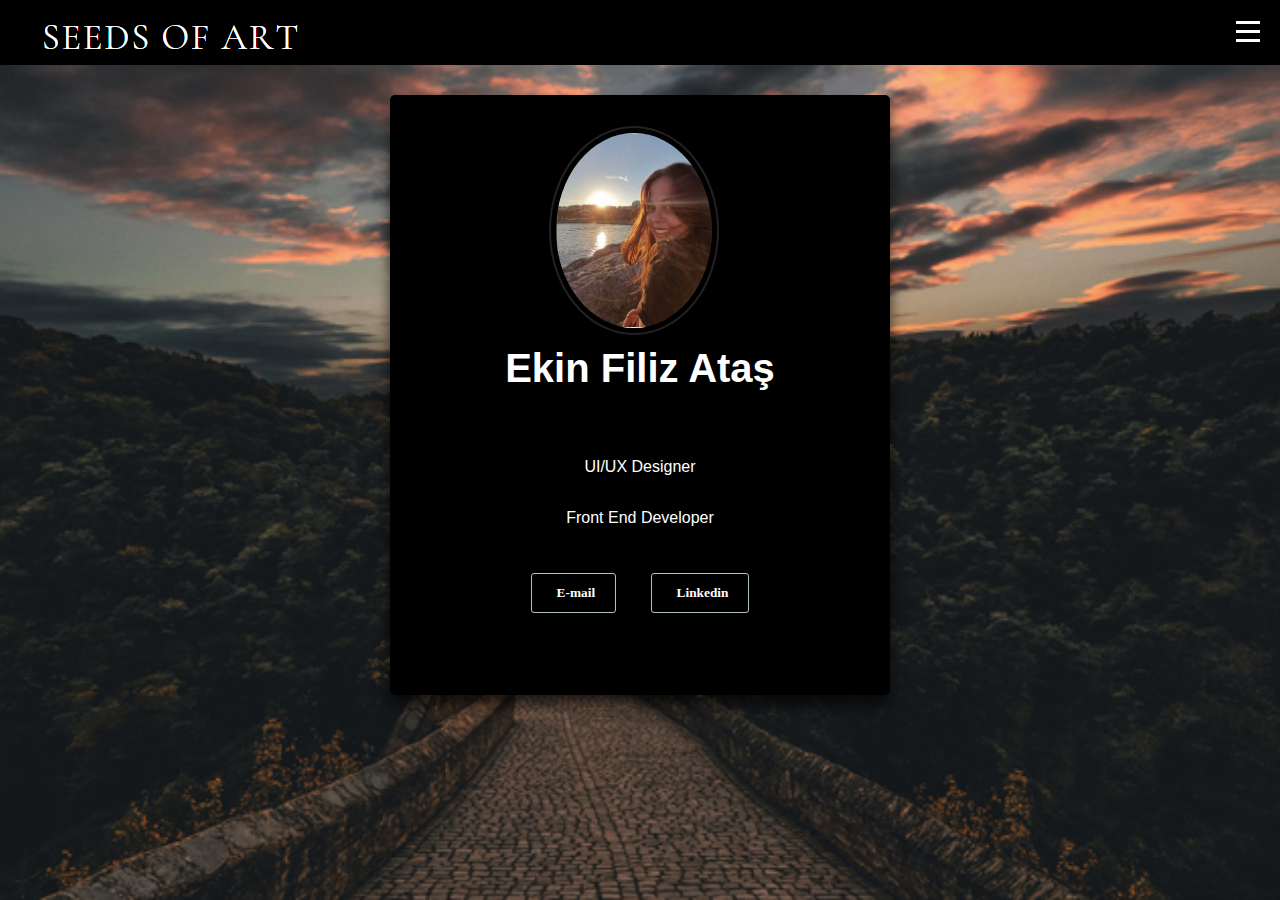
<file: SOA PROJECT/aboutArtist.html>
<!DOCTYPE html>
<html lang="en">

<head>
    <title href="index.html">About Artist</title>
    <link rel="stylesheet" href="css/aboutArtist.css" />
</head>

<body>


    <div class="header-holder">
        <header class="header">

            <div class="search-mobile" style="display: block;">
                <a rel="nofollow">
                    <i class="icon_search"></i>
                </a>
            </div>

            <nav class="header-nav">
                <div class="header-nav__inner">
                    <ul class="header-menu-list">
                        <li class="header-menu-item">
                            <a href="index.html">HOME</a>
                        </li>
                        <li class="header-menu-item">
                            <a href="products.html">PRODUCTS</a>
                        </li>
                        <li class="header-menu-item">
                            <a href="aboutSoa.html">ABOUT SOA</a>
                        </li>
                        <li class="header-menu-item">
                            <a href="aboutArtist.html">ABOUT ARTIST</a>
                        </li>
                        <li class="header-menu-item">
                            <a href="video.html">VIDEOS</a>
                        </li>
                        <li class="header-menu-item">
                            <a href="clients.html">CLIENTS</a>
                        </li>
                        <li class="header-menu-item">
                            <a href="contact.html">CONTACT</a>
                        </li>
                        <li class="header-menu-item">
                            <a href="https://www.instagram.com/_seeds_of_art_/">SOCIAL</a>
                        </li>
                        <li class="header-menu-item">
                            <a href="login.html">LOGIN</a>
                        </li>
                    </ul>
                </div>
            </nav>

            <a href="index.html" class="logo"><img src="./images/logo.png"></a>

            <a class="device-menu">
                <div class="device-menu__inner">
                    <span></span>
                    <span></span>
                    <span></span>
                </div>
            </a>
        </header>
    </div>

    <main>
        <center>
            <div class="card">
                <div class="cover-photo">
                    <img src="./images/artist.PNG" class="profile">
                </div>
                <h3 class="profile-name">Ekin Filiz Ataş</h3>
                <p class="about">UI/UX Designer <br> Front End Developer</p>
                <a href="mailto:ekinfiliza@hotmail.com"><button class="btn">E-mail</button></a>
                <a href="https://www.linkedin.com/in/ekin-filiz-atas-b38098216/"><button class="btn">Linkedin</button></a>
            </div>
        </center>
    </main>
</body>
<script>
    const openMobileMenuBtn = document.querySelector(".device-menu");
    const headerMenu = document.querySelector(".header-nav");

    openMobileMenuBtn.addEventListener("click", () => {
        if (openMobileMenuBtn.classList.contains("open")) {
            openMobileMenuBtn.classList.remove("open");
            headerMenu.classList.remove("active");
        } else {
            headerMenu.classList.add("active");
            openMobileMenuBtn.classList.add("open");
        }
    })
</script>

</html>
</file>
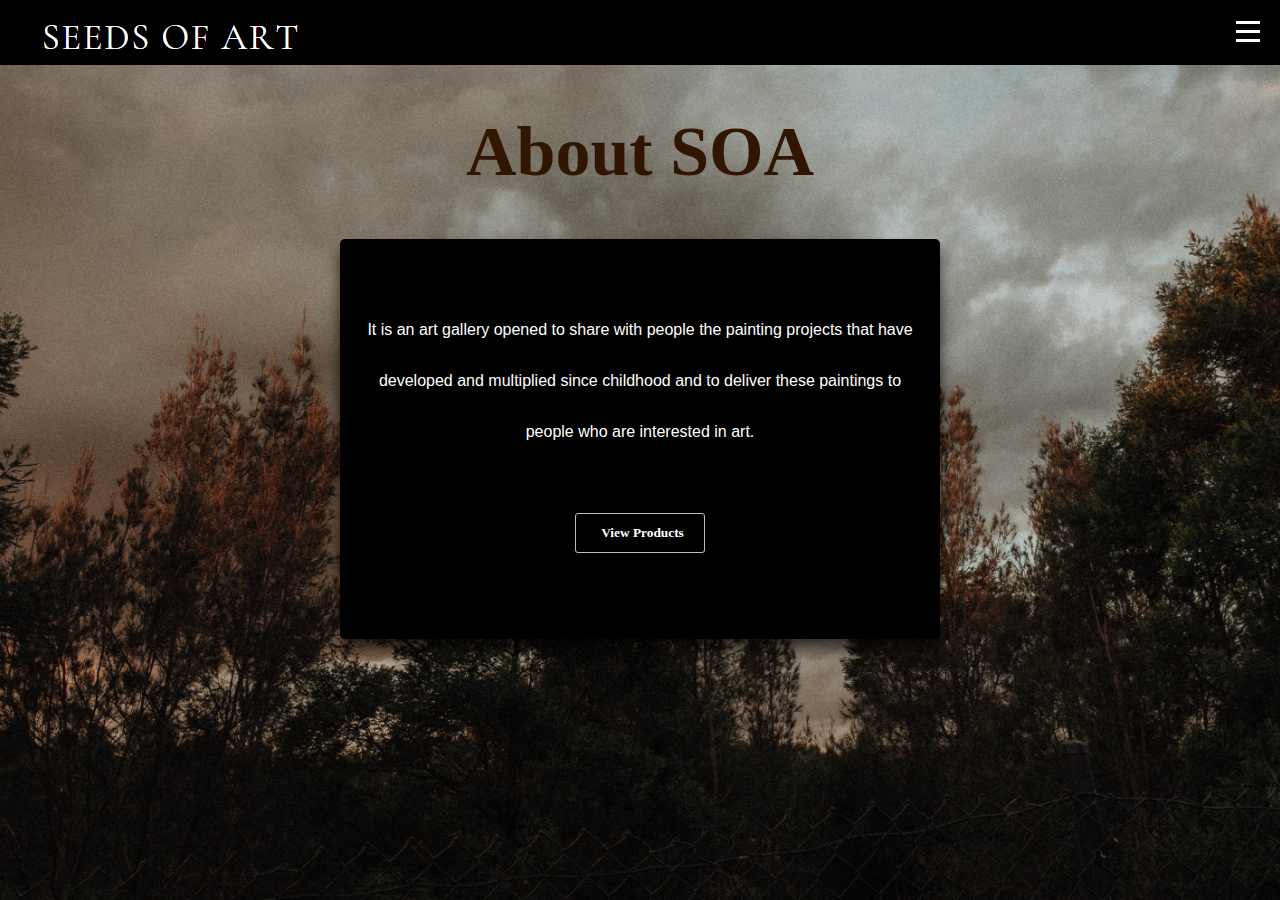
<file: SOA PROJECT/aboutSoa.html>
<!DOCTYPE html>
<html lang="en">

<head>
    <title href="index.html">About SOA</title>
    <link rel="stylesheet" href="css/aboutSoa.css" />
</head>

<body>


    <div class="header-holder">
        <header class="header">

            <div class="search-mobile" style="display: block;">
                <a rel="nofollow">
                    <i class="icon_search"></i>
                </a>
            </div>

            <nav class="header-nav">
                <div class="header-nav__inner">
                    <ul class="header-menu-list">
                        <li class="header-menu-item">
                            <a href="index.html">HOME</a>
                        </li>
                        <li class="header-menu-item">
                            <a href="products.html">PRODUCTS</a>
                        </li>
                        <li class="header-menu-item">
                            <a href="aboutSoa.html">ABOUT SOA</a>
                        </li>
                        <li class="header-menu-item">
                            <a href="aboutArtist.html">ABOUT ARTIST</a>
                        </li>
                        <li class="header-menu-item">
                            <a href="video.html">VIDEOS</a>
                        </li>
                        <li class="header-menu-item">
                            <a href="clients.html">CLIENTS</a>
                        </li>
                        <li class="header-menu-item">
                            <a href="contact.html">CONTACT</a>
                        </li>
                        <li class="header-menu-item">
                            <a href="https://www.instagram.com/_seeds_of_art_/">SOCIAL</a>
                        </li>
                        <li class="header-menu-item">
                            <a href="login.html">LOGIN</a>
                        </li>
                    </ul>
                </div>
            </nav>

            <a href="index.html" class="logo"><img src="./images/logo.png"></a>

            <a class="device-menu">
                <div class="device-menu__inner">
                    <span></span>
                    <span></span>
                    <span></span>
                </div>
            </a>
        </header>
    </div>

    <main>
        <center>
            <div class="about" style="font-family: 'Times New Roman', Times, serif; font-size: 35px; color: #301501;">
                <h1 class="about name">About SOA</h1>
            </div>
            <div class="card">
                <p class="aboutSoa">It is an art gallery opened to share with people the painting projects that have developed and multiplied since childhood and to deliver these paintings to people who are interested in art.</p>
                <a href="products.html"><button class="btn">View Products</button></a>
            </div>
        </center>

    </main>
</body>
<script>
    const openMobileMenuBtn = document.querySelector(".device-menu");
    const headerMenu = document.querySelector(".header-nav");

    openMobileMenuBtn.addEventListener("click", () => {
        if (openMobileMenuBtn.classList.contains("open")) {
            openMobileMenuBtn.classList.remove("open");
            headerMenu.classList.remove("active");
        } else {
            headerMenu.classList.add("active");
            openMobileMenuBtn.classList.add("open");
        }
    })
</script>

</html>
</file>
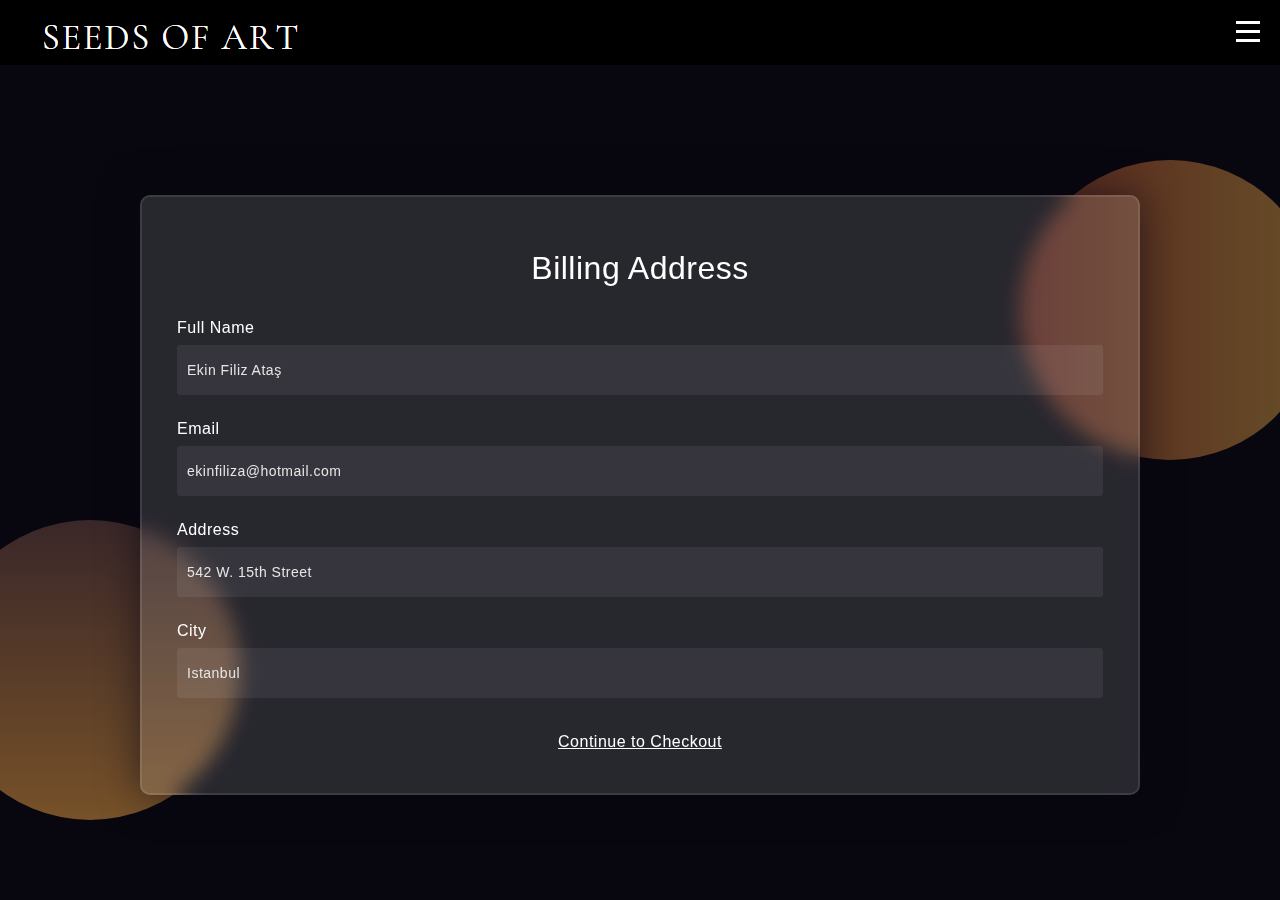
<file: SOA PROJECT/address.html>
<!DOCTYPE html>
<html lang="en">

<head>
    <title href="index.html">Seeds Of Art</title>
    <link rel="stylesheet" href="css/address.css" />
</head>

<body>


    <div class="header-holder">
        <header class="header">

            <div class="search-mobile" style="display: block;">
                <a rel="nofollow">
                    <i class="icon_search"></i>
                </a>
            </div>

            <nav class="header-nav">
                <div class="header-nav__inner">
                    <ul class="header-menu-list">
                        <li class="header-menu-item">
                            <a href="index.html">HOME</a>
                        </li>
                        <li class="header-menu-item">
                            <a href="products.html">PRODUCTS</a>
                        </li>
                        <li class="header-menu-item">
                            <a href="aboutSoa.html">ABOUT SOA</a>
                        </li>
                        <li class="header-menu-item">
                            <a href="aboutArtist.html">ABOUT ARTIST</a>
                        </li>
                        <li class="header-menu-item">
                            <a href="video.html">VIDEOS</a>
                        </li>
                        <li class="header-menu-item">
                            <a href="clients.html">CLIENTS</a>
                        </li>
                        <li class="header-menu-item">
                            <a href="contact.html">CONTACT</a>
                        </li>
                        <li class="header-menu-item">
                            <a href="https://www.instagram.com/_seeds_of_art_/">SOCIAL</a>
                        </li>
                        <li class="header-menu-item">
                            <a href="login.html">LOGIN</a>
                        </li>
                    </ul>
                </div>
            </nav>

            <a href="index.html" class="logo"><img src="./images/logo.png"></a>

            <a class="device-menu">
                <div class="device-menu__inner">
                    <span></span>
                    <span></span>
                    <span></span>
                </div>
            </a>
        </header>
    </div>

    <main>

        <div class="background">
            <div class="shape"></div>
            <div class="shape"></div>
        </div>
        <form>
            <div class="row">
                <div class="col-50">
                    <h3>Billing Address</h3>
                    <label for="fname"><i class="fa fa-user"></i> Full Name</label>
                    <input type="text" id="fname" name="firstname" placeholder="Ekin Filiz Ataş">
                    <label for="email"><i class="fa fa-envelope"></i> Email</label>
                    <input type="text" id="email" name="email" placeholder="ekinfiliza@hotmail.com">
                    <label for="adr"><i class="fa fa-address-card-o"></i> Address</label>
                    <input type="text" id="adr" name="address" placeholder="542 W. 15th Street">
                    <label for="city"><i class="fa fa-institution"></i> City</label>
                    <input type="text" id="city" name="city" placeholder="Istanbul">
                </div>
            </div>
            <center>
                <div class="check">
                    <a href="checkOut.html">Continue to Checkout</a>
                </div>
            </center>
        </form>

    </main>
</body>
<script>
    const openMobileMenuBtn = document.querySelector(".device-menu");
    const headerMenu = document.querySelector(".header-nav");

    openMobileMenuBtn.addEventListener("click", () => {
        if (openMobileMenuBtn.classList.contains("open")) {
            openMobileMenuBtn.classList.remove("open");
            headerMenu.classList.remove("active");
        } else {
            headerMenu.classList.add("active");
            openMobileMenuBtn.classList.add("open");
        }
    })
</script>

</html>
</file>
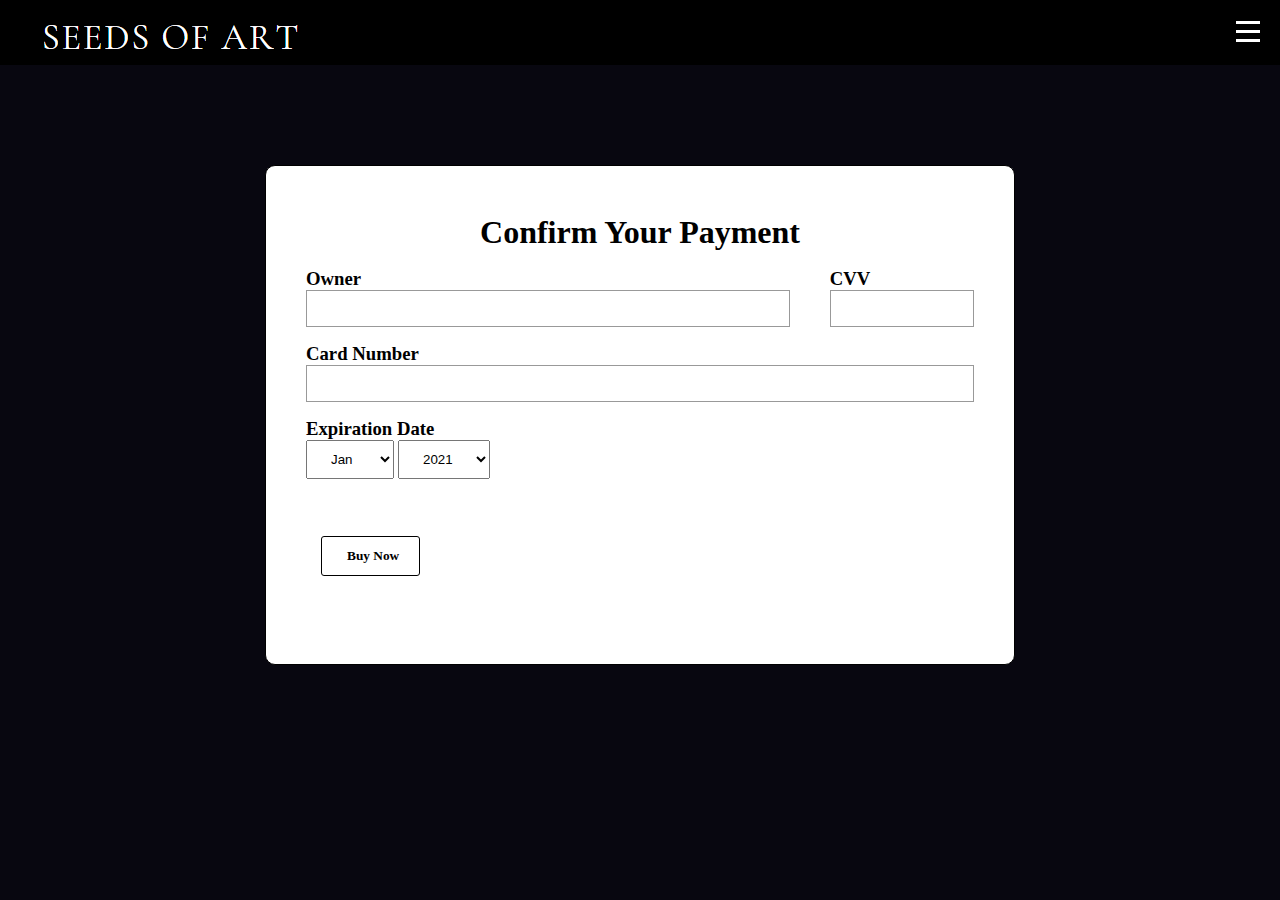
<file: SOA PROJECT/checkOut.html>
<!DOCTYPE html>
<html lang="en">

<head>
    <title href="index.html">Check Out</title>
    <link rel="stylesheet" href="css/checkOut.css" />
</head>

<body>


    <div class="header-holder">
        <header class="header">

            <div class="search-mobile" style="display: block;">
                <a rel="nofollow">
                    <i class="icon_search"></i>
                </a>
            </div>

            <nav class="header-nav">
                <div class="header-nav__inner">
                    <ul class="header-menu-list">
                        <li class="header-menu-item">
                            <a href="index.html">HOME</a>
                        </li>
                        <li class="header-menu-item">
                            <a href="products.html">PRODUCTS</a>
                        </li>
                        <li class="header-menu-item">
                            <a href="aboutSoa.html">ABOUT SOA</a>
                        </li>
                        <li class="header-menu-item">
                            <a href="aboutArtist.html">ABOUT ARTIST</a>
                        </li>
                        <li class="header-menu-item">
                            <a href="video.html">VIDEOS</a>
                        </li>
                        <li class="header-menu-item">
                            <a href="clients.html">CLIENTS</a>
                        </li>
                        <li class="header-menu-item">
                            <a href="contact.html">CONTACT</a>
                        </li>
                        <li class="header-menu-item">
                            <a href="https://www.instagram.com/_seeds_of_art_/">SOCIAL</a>
                        </li>
                        <li class="header-menu-item">
                            <a href="login.html">LOGIN</a>
                        </li>
                    </ul>
                </div>
            </nav>

            <a href="index.html" class="logo"><img src="./images/logo.png"></a>

            <a class="device-menu">
                <div class="device-menu__inner">
                    <span></span>
                    <span></span>
                    <span></span>
                </div>
            </a>
        </header>
    </div>

    <main>
        <div class="container">
            <h1>Confirm Your Payment</h1>
            <div class="first-row">
                <div class="owner">
                    <h3>Owner</h3>
                    <div class="input-field">
                        <input type="text">
                    </div>
                </div>
                <div class="cvv">
                    <h3>CVV</h3>
                    <div class="input-field">
                        <input type="password">
                    </div>
                </div>
            </div>
            <div class="second-row">
                <div class="card-number">
                    <h3>Card Number</h3>
                    <div class="input-field">
                        <input type="text">
                    </div>
                </div>
            </div>
            <div class="third-row">
                <h3>Expiration Date</h3>
                <div class="selection">
                    <div class="date">
                        <select name="months" id="months">
                            <option value="Jan">Jan</option>
                            <option value="Feb">Feb</option>
                            <option value="Mar">Mar</option>
                            <option value="Apr">Apr</option>
                            <option value="May">May</option>
                            <option value="Jun">Jun</option>
                            <option value="Jul">Jul</option>
                            <option value="Aug">Aug</option>
                            <option value="Sep">Sep</option>
                            <option value="Oct">Oct</option>
                            <option value="Nov">Nov</option>
                            <option value="Dec">Dec</option>
                          </select>
                        <select name="years" id="years">
                            <option value="2021">2021</option>
                            <option value="2022">2022</option>
                            <option value="2023">2023</option>
                            <option value="2024">2024</option>
                            <option value="2025">2025</option>
                            <option value="2026">2026</option>
                            <option value="2027">2027</option>
                            <option value="2028">2028</option>
                            <option value="2029">2029</option>
                          </select>
                    </div>
                </div>
            </div>
            <a href="end.html"><button class="btn">Buy Now</button></a>
        </div>
    </main>
</body>
<script>
    const openMobileMenuBtn = document.querySelector(".device-menu");
    const headerMenu = document.querySelector(".header-nav");

    openMobileMenuBtn.addEventListener("click", () => {
        if (openMobileMenuBtn.classList.contains("open")) {
            openMobileMenuBtn.classList.remove("open");
            headerMenu.classList.remove("active");
        } else {
            headerMenu.classList.add("active");
            openMobileMenuBtn.classList.add("open");
        }
    })
</script>

</html>
</file>
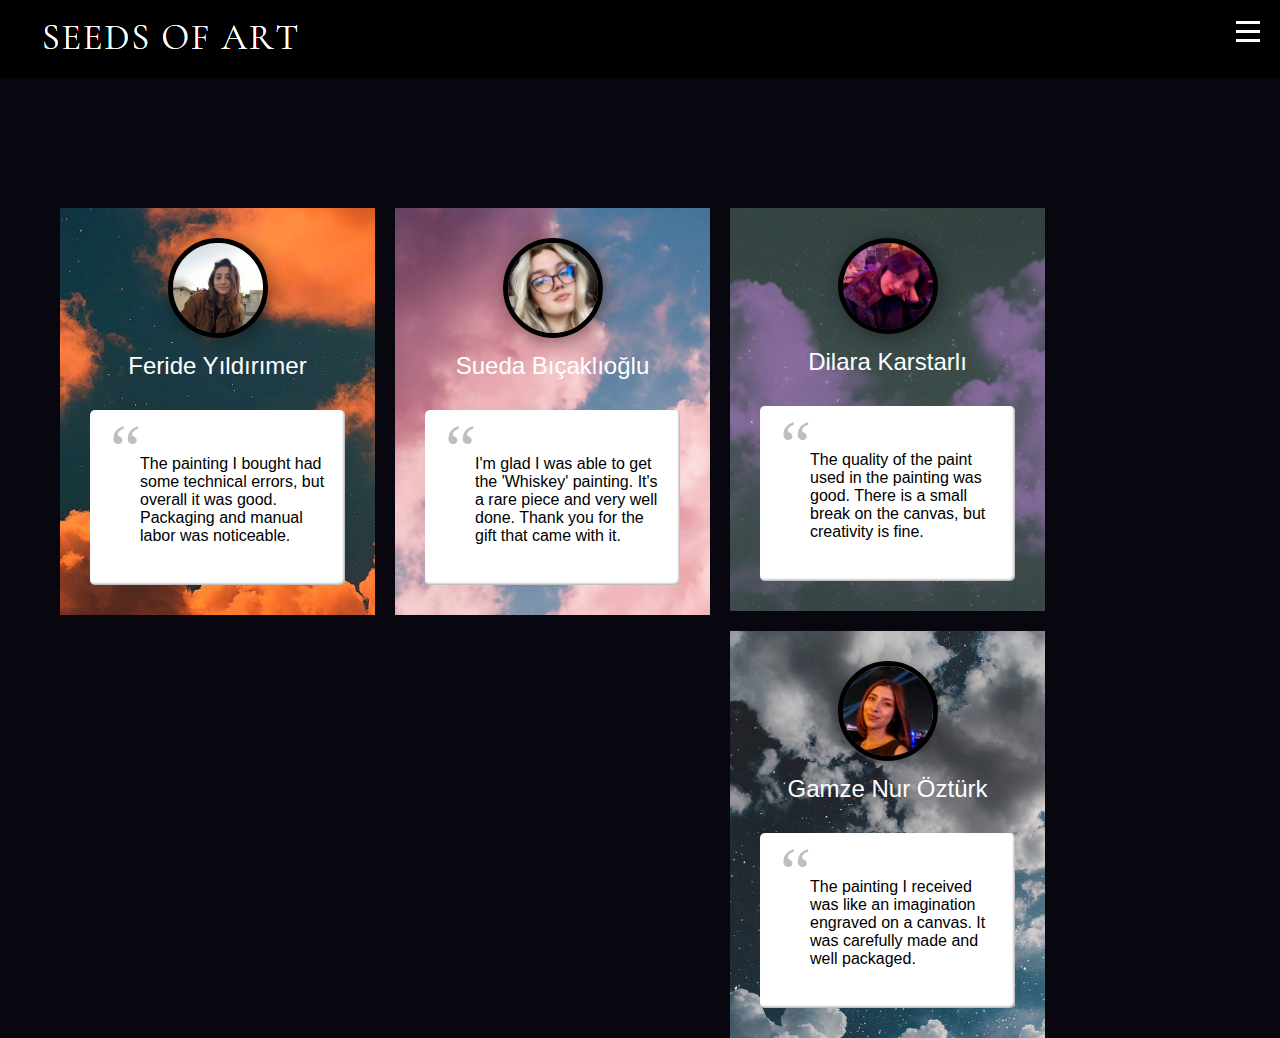
<file: SOA PROJECT/clients.html>
<!DOCTYPE html>
<html lang="en">

<head>
    <title href="index.html">Testimonials</title>
    <link rel="stylesheet" href="css/clients.css" />
</head>

<body>


    <div class="header-holder">
        <header class="header">

            <div class="search-mobile" style="display: block;">
                <a rel="nofollow">
                    <i class="icon_search"></i>
                </a>
            </div>

            <nav class="header-nav">
                <div class="header-nav__inner">
                    <ul class="header-menu-list">
                        <li class="header-menu-item">
                            <a href="index.html">HOME</a>
                        </li>
                        <li class="header-menu-item">
                            <a href="products.html">PRODUCTS</a>
                        </li>
                        <li class="header-menu-item">
                            <a href="aboutSoa.html">ABOUT SOA</a>
                        </li>
                        <li class="header-menu-item">
                            <a href="aboutArtist.html">ABOUT ARTIST</a>
                        </li>
                        <li class="header-menu-item">
                            <a href="video.html">VIDEOS</a>
                        </li>
                        <li class="header-menu-item">
                            <a href="clients.html">CLIENTS</a>
                        </li>
                        <li class="header-menu-item">
                            <a href="contact.html">CONTACT</a>
                        </li>
                        <li class="header-menu-item">
                            <a href="https://www.instagram.com/_seeds_of_art_/">SOCIAL</a>
                        </li>
                        <li class="header-menu-item">
                            <a href="login.html">LOGIN</a>
                        </li>
                    </ul>
                </div>
            </nav>

            <a href="index.html" class="logo"><img src="./images/logo.png"></a>

            <a class="device-menu">
                <div class="device-menu__inner">
                    <span></span>
                    <span></span>
                    <span></span>
                </div>
            </a>
        </header>
    </div>

    <main>

        <figure class="client" style="background-image:url(./images/ferideArka.jpg);">
            <img src="./images/feride.jpeg " alt="feride " class="profile " />
            <figcaption>
                <h2>Feride Yıldırımer</h2>
                <blockquote>The painting I bought had some technical errors, but overall it was good. Packaging and manual labor was noticeable.</blockquote>
            </figcaption>
        </figure>
        <figure class="client" style="background-image:url(./images/suArka.webp);">
            <img src="./images/su.jpeg " alt="su " class="profile " />
            <figcaption>
                <h2>Sueda Bıçaklıoğlu</h2>
                <blockquote>I'm glad I was able to get the 'Whiskey' painting. It's a rare piece and very well done. Thank you for the gift that came with it.</blockquote>
            </figcaption>
        </figure>
        <figure class="client" style="background-image:url(./images/dilaraArka1.jpg);">
            <img src="./images/dilara.jpeg " alt="dilara " class="profile " />
            <figcaption>
                <h2>Dilara Karstarlı</h2>
                <blockquote>The quality of the paint used in the painting was good. There is a small break on the canvas, but creativity is fine.</blockquote>
            </figcaption>
        </figure>
        <figure class="client" style="background-image:url(./images/gamzeArka.jpg);">
            <img src="./images/gamze.jpeg " alt="gamze " class="profile " />
            <figcaption>
                <h2>Gamze Nur Öztürk</h2>
                <blockquote>The painting I received was like an imagination engraved on a canvas. It was carefully made and well packaged.</blockquote>
            </figcaption>
        </figure>

    </main>
</body>
<script>
    const openMobileMenuBtn = document.querySelector(".device-menu");
    const headerMenu = document.querySelector(".header-nav");

    openMobileMenuBtn.addEventListener("click", () => {
        if (openMobileMenuBtn.classList.contains("open")) {
            openMobileMenuBtn.classList.remove("open");
            headerMenu.classList.remove("active");
        } else {
            headerMenu.classList.add("active");
            openMobileMenuBtn.classList.add("open");
        }
    })
</script>

</html>
</file>
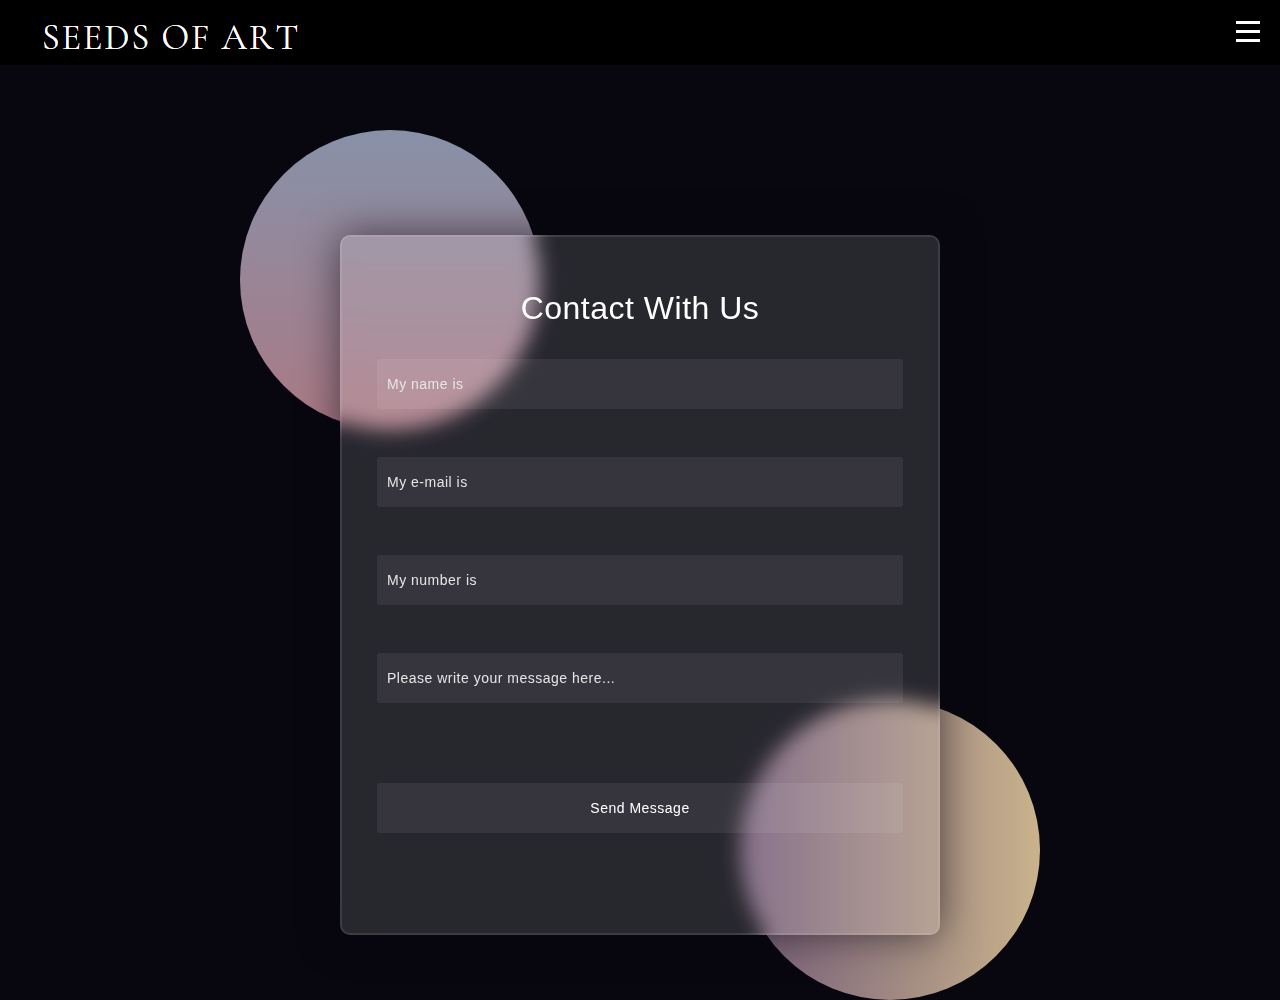
<file: SOA PROJECT/contact.html>
<!DOCTYPE html>
<html lang="en">

<head>
    <title href="index.html">Contact Us</title>
    <link rel="stylesheet" href="css/contact.css" />
</head>

<body>


    <div class="header-holder">
        <header class="header">

            <div class="search-mobile" style="display: block;">
                <a rel="nofollow">
                    <i class="icon_search"></i>
                </a>
            </div>

            <nav class="header-nav">
                <div class="header-nav__inner">
                    <ul class="header-menu-list">
                        <li class="header-menu-item">
                            <a href="index.html">HOME</a>
                        </li>
                        <li class="header-menu-item">
                            <a href="products.html">PRODUCTS</a>
                        </li>
                        <li class="header-menu-item">
                            <a href="aboutSoa.html">ABOUT SOA</a>
                        </li>
                        <li class="header-menu-item">
                            <a href="aboutArtist.html">ABOUT ARTIST</a>
                        </li>
                        <li class="header-menu-item">
                            <a href="video.html">VIDEOS</a>
                        </li>
                        <li class="header-menu-item">
                            <a href="clients.html">CLIENTS</a>
                        </li>
                        <li class="header-menu-item">
                            <a href="contact.html">CONTACT</a>
                        </li>
                        <li class="header-menu-item">
                            <a href="https://www.instagram.com/_seeds_of_art_/">SOCIAL</a>
                        </li>
                        <li class="header-menu-item">
                            <a href="login.html">LOGIN</a>
                        </li>
                    </ul>
                </div>
            </nav>

            <a href="index.html" class="logo"><img src="./images/logo.png"></a>

            <a class="device-menu">
                <div class="device-menu__inner">
                    <span></span>
                    <span></span>
                    <span></span>
                </div>
            </a>
        </header>
    </div>

    <main>

        <div class=" background ">
            <!-- yuvarlaklar -->
            <div class="shape "></div>
            <div class="shape "></div>
        </div>
        <form action="#" method="post" id="contact_form">
            <h3>Contact With Us</h3>
            <center>
                <div class="name">
                    <label for="name"></label>
                    <input type="text" placeholder="My name is" name="name" id="name_input" required>
                </div><br>
                <div class="email">
                    <label for="email"></label>
                    <input type="email" placeholder="My e-mail is" name="email" id="email_input" required>
                </div><br>
                <div class="telephone">
                    <label for="name"></label>
                    <input type="text" placeholder="My number is" name="telephone" id="telephone_input">
                </div><br>
                <!-- <form class="subject" action="/action_page.php">
                    <select required>
                      <option disabled hidden selected style="color: #000;">Subject line</option>
                        <option value="saab">I have a question</option>
                        <option value="opel">I have a complaint</option>
                        <option value="audi">I have a comment</option>
                      </select>
    
                </form><br><br> -->
                <div class="message">
                    <label for="message"></label>
                    <input type="text" placeholder="Please write your message here..." name="message" id="message_input" cols="80" rows="80" required>
                </div><br><br><br><br>
                <!-- <div class="message">
                    <label for="message"></label>
                    <textarea style="color: #000;" name="message" placeholder="You can write your message here" id="message_input" cols="30" rows="5" required></textarea>
                </div> -->
                <div class="submit">
                    <input type="submit" value="Send Message" id="form_button" />
                </div>
            </center>
        </form>
    </main>
</body>
<script>
    const openMobileMenuBtn = document.querySelector(".device-menu");
    const headerMenu = document.querySelector(".header-nav");

    openMobileMenuBtn.addEventListener("click", () => {
        if (openMobileMenuBtn.classList.contains("open")) {
            openMobileMenuBtn.classList.remove("open");
            headerMenu.classList.remove("active");
        } else {
            headerMenu.classList.add("active");
            openMobileMenuBtn.classList.add("open");
        }
    })
</script>

</html>
</file>
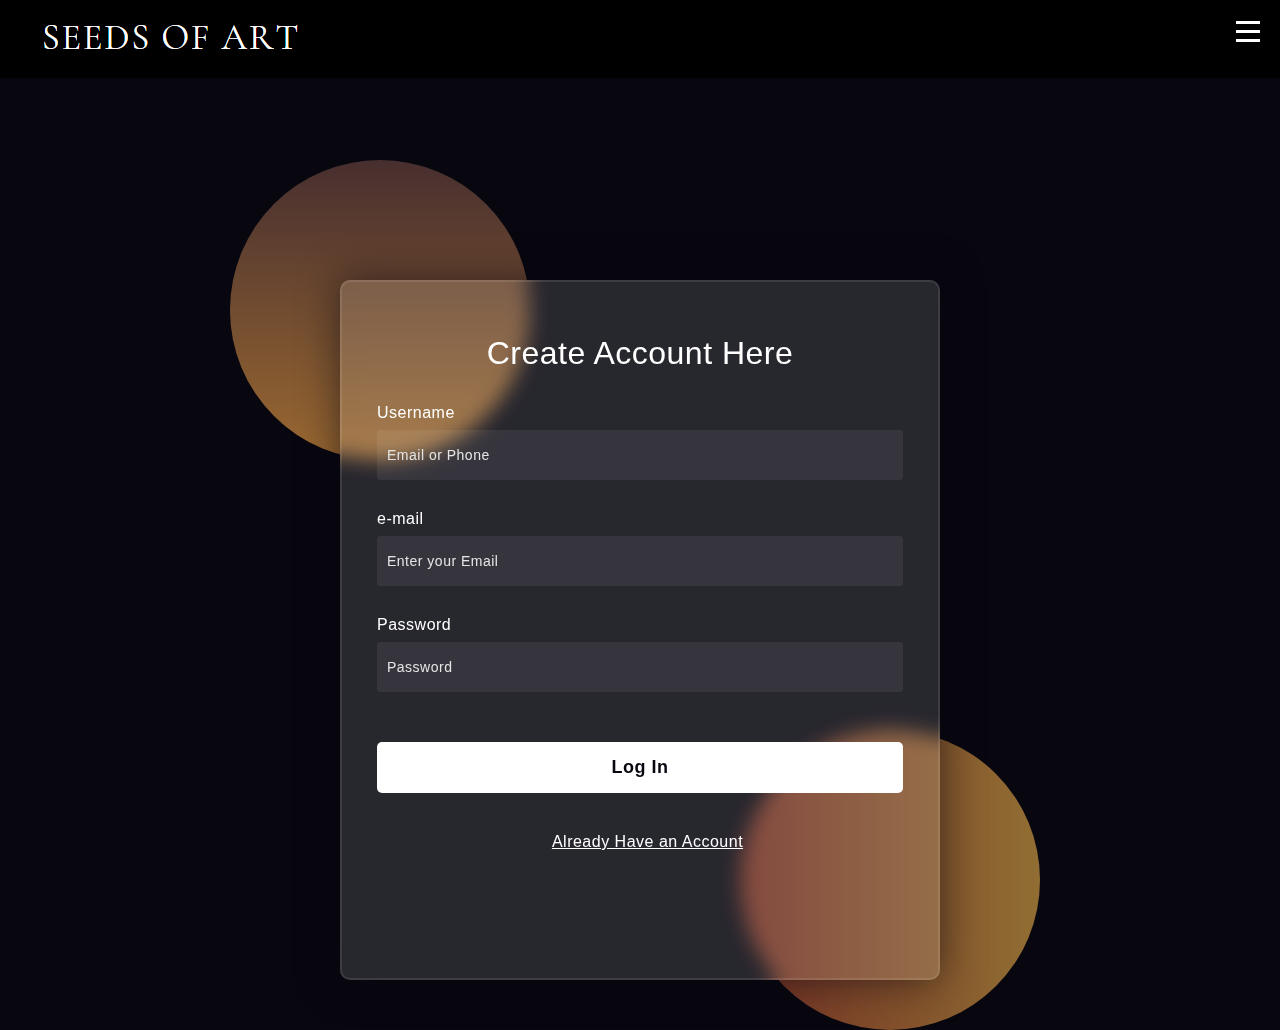
<file: SOA PROJECT/createAccount.html>
<!DOCTYPE html>
<html lang="en">

<head>
    <title href="index.html">Create an Account</title>
    <link rel="stylesheet" href="css/createAccount.css" />
</head>

<body>


    <div class="header-holder">
        <header class="header">

            <div class="search-mobile" style="display: block;">
                <a rel="nofollow">
                    <i class="icon_search"></i>
                </a>
            </div>

            <nav class="header-nav">
                <div class="header-nav__inner">
                    <ul class="header-menu-list">
                        <li class="header-menu-item">
                            <a href="index.html">HOME</a>
                        </li>
                        <li class="header-menu-item">
                            <a href="products.html">PRODUCTS</a>
                        </li>
                        <li class="header-menu-item">
                            <a href="aboutSoa.html">ABOUT SOA</a>
                        </li>
                        <li class="header-menu-item">
                            <a href="aboutArtist.html">ABOUT ARTIST</a>
                        </li>
                        <li class="header-menu-item">
                            <a href="video.html">VIDEOS</a>
                        </li>
                        <li class="header-menu-item">
                            <a href="clients.html">CLIENTS</a>
                        </li>
                        <li class="header-menu-item">
                            <a href="contact.html">CONTACT</a>
                        </li>
                        <li class="header-menu-item">
                            <a href="https://www.instagram.com/_seeds_of_art_/">SOCIAL</a>
                        </li>
                        <li class="header-menu-item">
                            <a href="login.html">LOGIN</a>
                        </li>
                    </ul>
                </div>
            </nav>

            <a href="index.html" class="logo"><img src="./images/logo.png"></a>

            <a class="device-menu">
                <div class="device-menu__inner">
                    <span></span>
                    <span></span>
                    <span></span>
                </div>
            </a>
        </header>
    </div>

    <main>

        <div class="background">
            <div class="shape"></div>
            <div class="shape"></div>
        </div>
        <form>
            <h3>Create Account Here</h3>

            <label for="username">Username</label>
            <input required type="text" placeholder="Email or Phone" id="username">

            <label for="username">e-mail</label>
            <input required type="text" placeholder="Enter your Email" id="e-mail">

            <label for="password">Password</label>
            <input required type="password" placeholder="Password" id="password">

            <button>Log In</button>
            <center>
                <div class="social">
                    <a class="go" href="login.html"></i> Already Have an Account</a>
                </div>
            </center>
        </form>

    </main>
</body>
<script>
    const openMobileMenuBtn = document.querySelector(".device-menu");
    const headerMenu = document.querySelector(".header-nav");

    openMobileMenuBtn.addEventListener("click", () => {
        if (openMobileMenuBtn.classList.contains("open")) {
            openMobileMenuBtn.classList.remove("open");
            headerMenu.classList.remove("active");
        } else {
            headerMenu.classList.add("active");
            openMobileMenuBtn.classList.add("open");
        }
    })
</script>

</html>
</file>
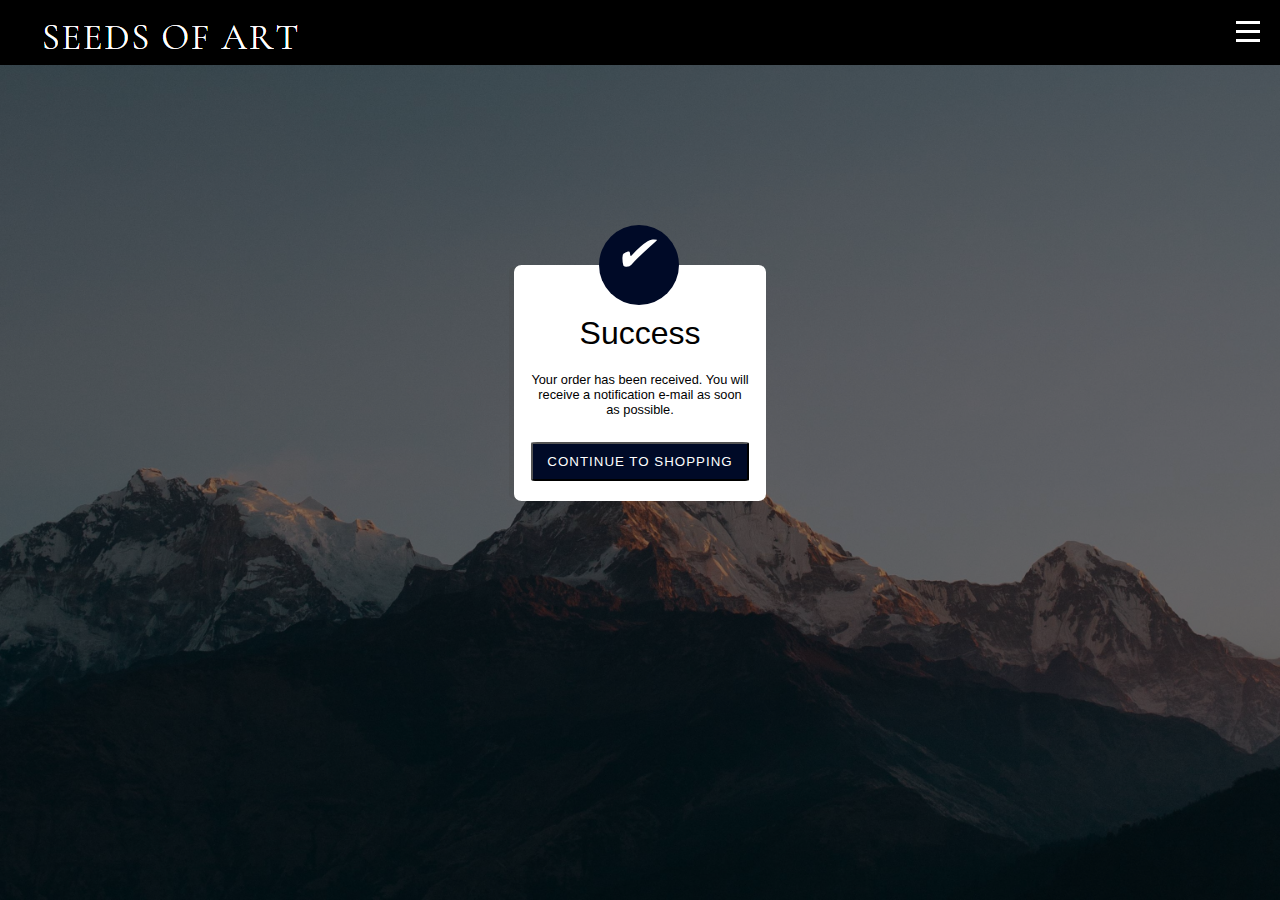
<file: SOA PROJECT/end.html>
<!DOCTYPE html>
<html lang="en">

<head>
    <title href="index.html">Seeds Of Art</title>
    <link rel="stylesheet" href="css/end.css" />
</head>

<body>


    <div class="header-holder">
        <header class="header">

            <div class="search-mobile" style="display: block;">
                <a rel="nofollow">
                    <i class="icon_search"></i>
                </a>
            </div>

            <nav class="header-nav">
                <div class="header-nav__inner">
                    <ul class="header-menu-list">
                        <li class="header-menu-item">
                            <a href="index.html">HOME</a>
                        </li>
                        <li class="header-menu-item">
                            <a href="products.html">PRODUCTS</a>
                        </li>
                        <li class="header-menu-item">
                            <a href="aboutSoa.html">ABOUT SOA</a>
                        </li>
                        <li class="header-menu-item">
                            <a href="aboutArtist.html">ABOUT ARTIST</a>
                        </li>
                        <li class="header-menu-item">
                            <a href="video.html ">VIDEOS</a>
                        </li>
                        <li class="header-menu-item">
                            <a href="clients.html">CLIENTS</a>
                        </li>
                        <li class="header-menu-item">
                            <a href="contact.html">CONTACT</a>
                        </li>
                        <li class="header-menu-item">
                            <a href="https://www.instagram.com/_seeds_of_art_/">SOCIAL</a>
                        </li>
                        <li class="header-menu-item">
                            <a href="login.html">LOGIN</a>
                        </li>
                    </ul>
                </div>
            </nav>

            <a href="index.html" class="logo"><img src="./images/logo.png"></a>

            <a class="device-menu">
                <div class="device-menu__inner">
                    <span></span>
                    <span></span>
                    <span></span>
                </div>
            </a>
        </header>
    </div>

    <main>
        <div class=" background ">
            <!-- yuvarlaklar -->
            <div class="shape "></div>
            <div class="shape "></div>
        </div>
        <div id="overlay"></div>
        <div id="container">
            <div id="circle">
                <center><i class="checkmark">✔</i></center>
            </div>
            <h1>Success</h1>
            <p>Your order has been received. You will receive a notification e-mail as soon as possible.</p>
            <a href="products.html"><button>Continue to Shopping</button></a>
        </div>
    </main>
</body>
<script>
    const openMobileMenuBtn = document.querySelector(".device-menu");
    const headerMenu = document.querySelector(".header-nav");

    openMobileMenuBtn.addEventListener("click", () => {
        if (openMobileMenuBtn.classList.contains("open")) {
            openMobileMenuBtn.classList.remove("open");
            headerMenu.classList.remove("active");
        } else {
            headerMenu.classList.add("active");
            openMobileMenuBtn.classList.add("open");
        }
    })
</script>

</html>
</file>
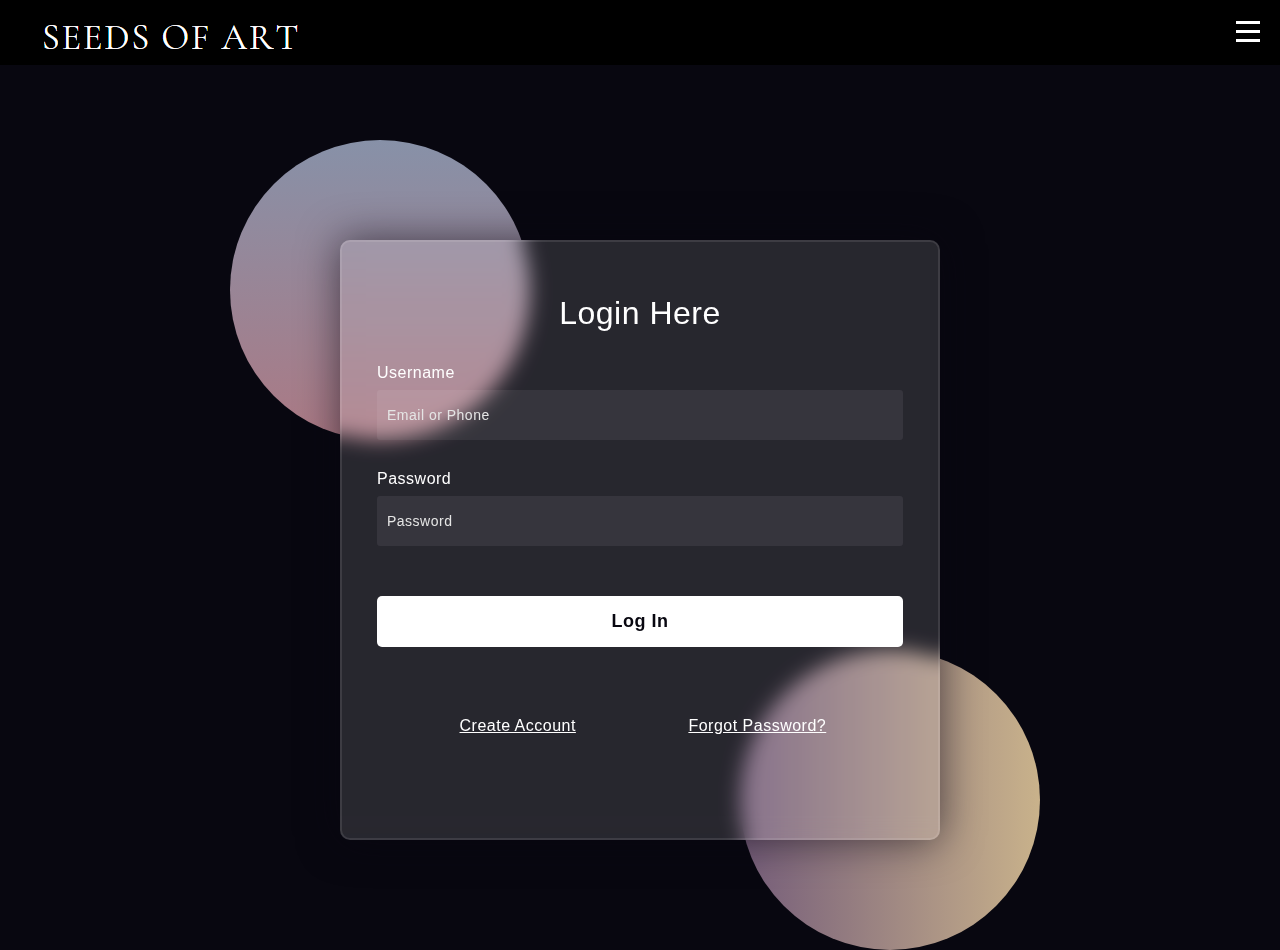
<file: SOA PROJECT/login.html>
<!DOCTYPE html>
<html lang="en">

<head>
    <title href="index.html">Login</title>
    <link rel="stylesheet" href="css/login.css" />
</head>

<body>


    <div class="header-holder">
        <header class="header">

            <div class="search-mobile" style="display: block;">
                <a rel="nofollow">
                    <i class="icon_search"></i>
                </a>
            </div>

            <nav class="header-nav">
                <div class="header-nav__inner">
                    <ul class="header-menu-list">
                        <li class="header-menu-item">
                            <a href="index.html">HOME</a>
                        </li>
                        <li class="header-menu-item">
                            <a href="products.html">PRODUCTS</a>
                        </li>
                        <li class="header-menu-item">
                            <a href="aboutSoa.html">ABOUT SOA</a>
                        </li>
                        <li class="header-menu-item">
                            <a href="aboutArtist.html">ABOUT ARTIST</a>
                        </li>
                        <li class="header-menu-item">
                            <a href="video.html">VIDEOS</a>
                        </li>
                        <li class="header-menu-item">
                            <a href="clients.html">CLIENTS</a>
                        </li>
                        <li class="header-menu-item">
                            <a href="contact.html">CONTACT</a>
                        </li>
                        <li class="header-menu-item">
                            <a href="https://www.instagram.com/_seeds_of_art_/">SOCIAL</a>
                        </li>
                        <li class="header-menu-item">
                            <a href="login.html">LOGIN</a>
                        </li>
                    </ul>
                </div>
            </nav>

            <a href="index.html" class="logo"><img src="./images/logo.png"></a>

            <a class="device-menu">
                <div class="device-menu__inner">
                    <span></span>
                    <span></span>
                    <span></span>
                </div>
            </a>
        </header>
    </div>

    <main>

        <div class="background">
            <div class="shape"></div>
            <div class="shape"></div>
        </div>
        <form action="/action_page.php" method="post">
            <h3>Login Here</h3>

            <label for="username ">Username</label>
            <input required type="text " placeholder="Email or Phone " id="username ">

            <label for="password ">Password</label>
            <input required type="password " placeholder="Password " id="password ">

            <button>Log In</button>
            <div class="social ">
                <center>
                    <a class="go " href="createAccount.html "> Create Account</a>
                </center>
                <center>
                    <a class="fb " href="password.html "> Forgot Password?</a>
                </center>
            </div>
        </form>

    </main>
</body>
<script>
    const openMobileMenuBtn = document.querySelector(".device-menu");
    const headerMenu = document.querySelector(".header-nav");

    openMobileMenuBtn.addEventListener("click", () => {
        if (openMobileMenuBtn.classList.contains("open")) {
            openMobileMenuBtn.classList.remove("open");
            headerMenu.classList.remove("active");
        } else {
            headerMenu.classList.add("active");
            openMobileMenuBtn.classList.add("open");
        }
    })
</script>

</html>
</file>
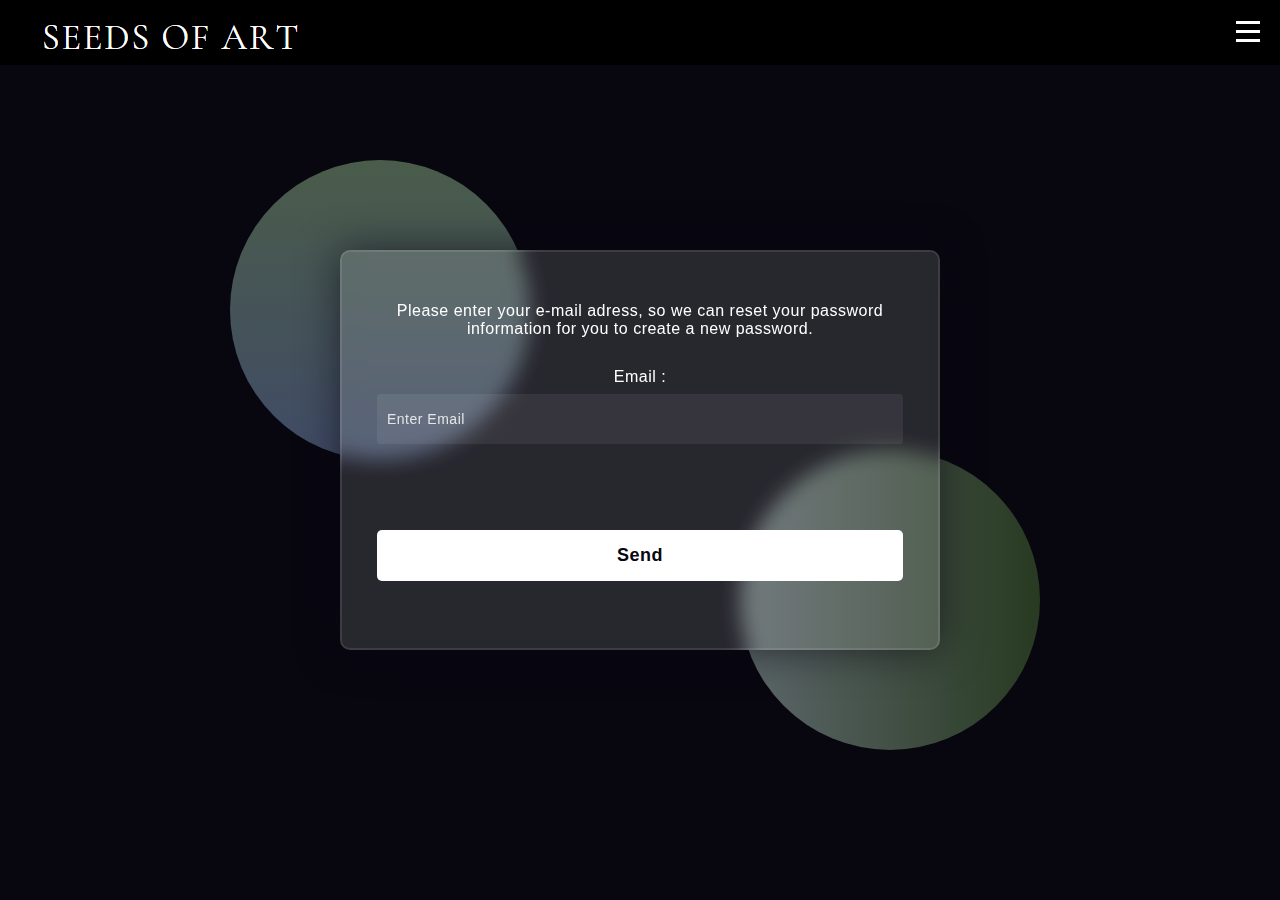
<file: SOA PROJECT/password.html>
<!DOCTYPE html>
<html lang="en">

<head>
    <title href="index.html">Password</title>
    <link rel="stylesheet" href="css/password.css" />
</head>

<body>


    <div class="header-holder">
        <header class="header">

            <div class="search-mobile" style="display: block;">
                <a rel="nofollow">
                    <i class="icon_search"></i>
                </a>
            </div>

            <nav class="header-nav">
                <div class="header-nav__inner">
                    <ul class="header-menu-list">
                        <li class="header-menu-item">
                            <a href="index.html">HOME</a>
                        </li>
                        <li class="header-menu-item">
                            <a href="products.html">PRODUCTS</a>
                        </li>
                        <li class="header-menu-item">
                            <a href="aboutSoa.html">ABOUT SOA</a>
                        </li>
                        <li class="header-menu-item">
                            <a href="aboutArtist.html">ABOUT ARTIST</a>
                        </li>
                        <li class="header-menu-item">
                            <a href="video.html ">VIDEOS</a>
                        </li>
                        <li class="header-menu-item">
                            <a href="clients.html">CLIENTS</a>
                        </li>
                        <li class="header-menu-item">
                            <a href="contact.html">CONTACT</a>
                        </li>
                        <li class="header-menu-item">
                            <a href="https://www.instagram.com/_seeds_of_art_/">SOCIAL</a>
                        </li>
                        <li class="header-menu-item">
                            <a href="login.html">LOGIN</a>
                        </li>
                    </ul>
                </div>
            </nav>

            <a href="index.html" class="logo"><img src="./images/logo.png"></a>

            <a class="device-menu">
                <div class="device-menu__inner">
                    <span></span>
                    <span></span>
                    <span></span>
                </div>
            </a>
        </header>
    </div>

    <main>
        <div class=" background ">
            <!-- yuvarlaklar -->
            <div class="shape "></div>
            <div class="shape "></div>
        </div>
        <form>
            <center>
                <p>Please enter your e-mail adress, so we can reset your password information for you to create a new password. </p>
                <div class="container">
                    <label>Email : </label>
                    <input type="email" placeholder="Enter Email" name="email" required><br><br>
                    <button type="submit">Send</button><br><br>
                </div>
            </center>
        </form>
    </main>
</body>
<script>
    const openMobileMenuBtn = document.querySelector(".device-menu");
    const headerMenu = document.querySelector(".header-nav");

    openMobileMenuBtn.addEventListener("click", () => {
        if (openMobileMenuBtn.classList.contains("open")) {
            openMobileMenuBtn.classList.remove("open");
            headerMenu.classList.remove("active");
        } else {
            headerMenu.classList.add("active");
            openMobileMenuBtn.classList.add("open");
        }
    })
</script>

</html>
</file>
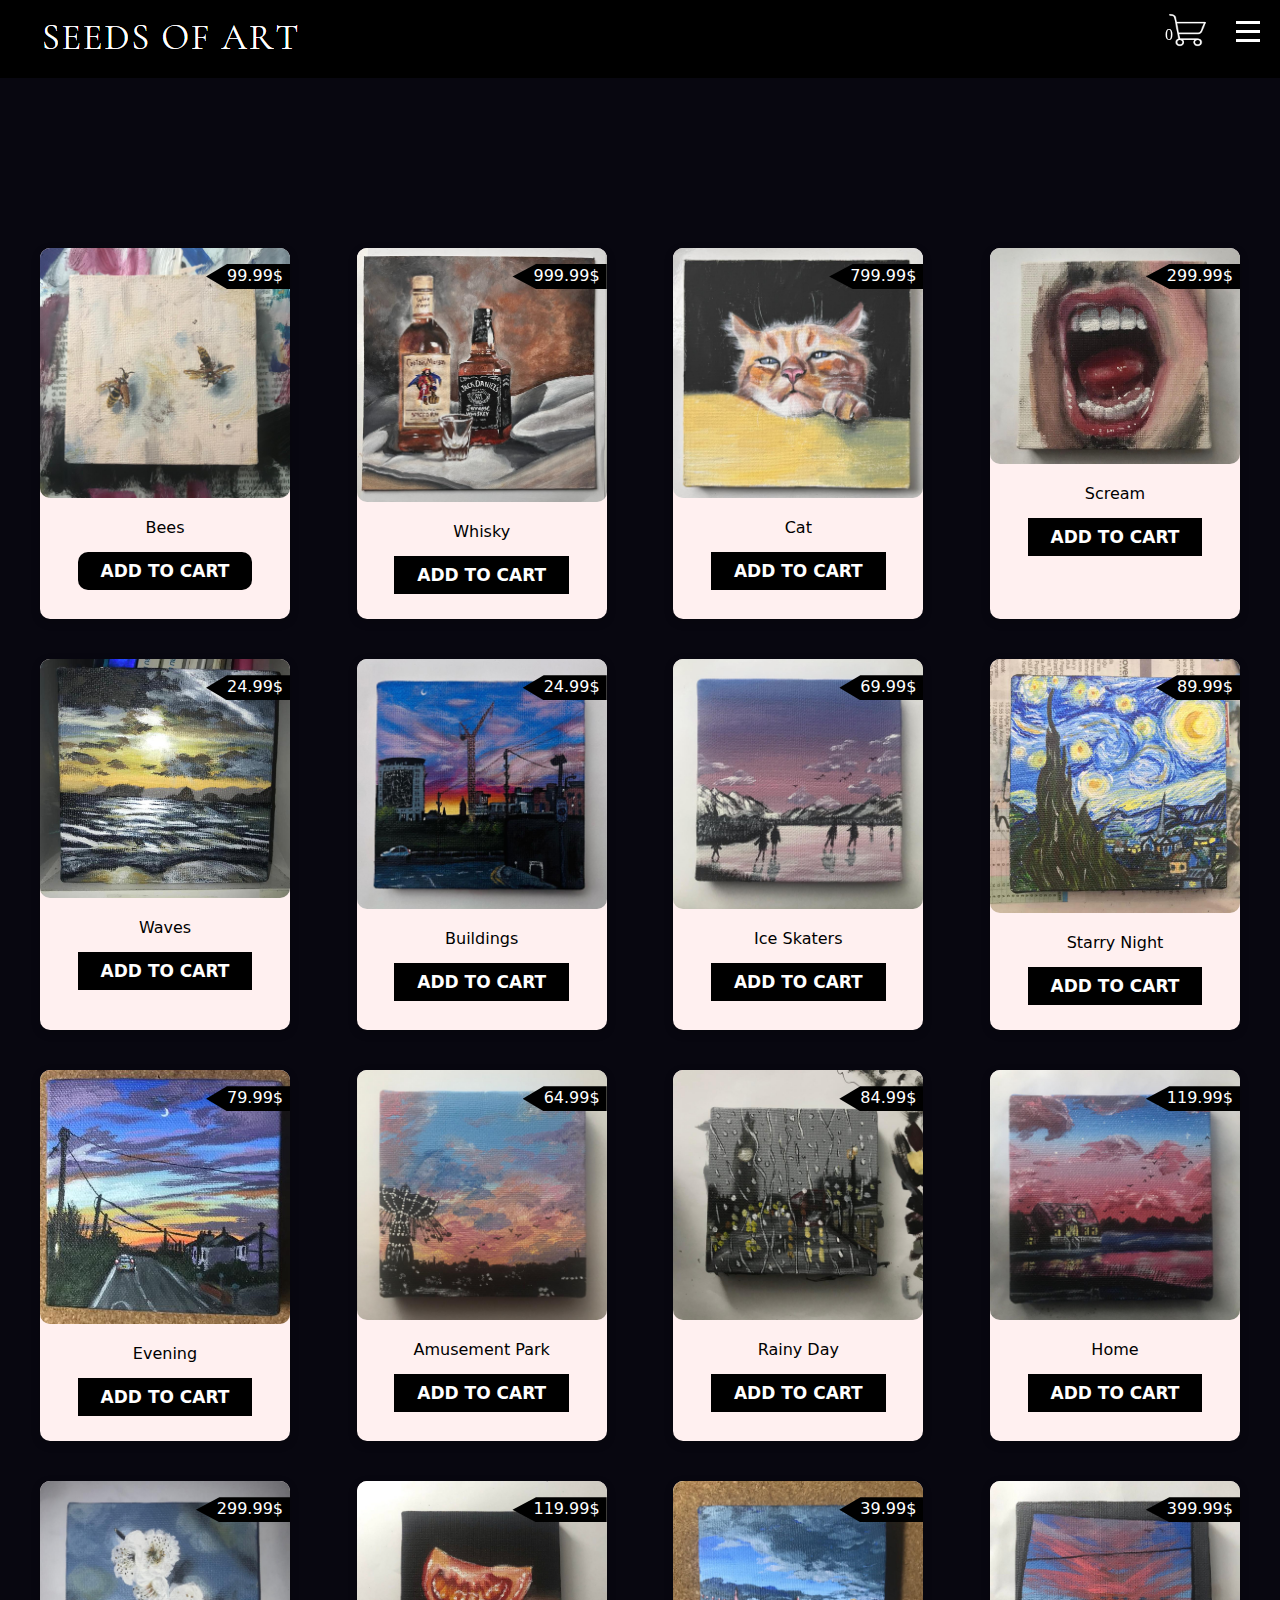
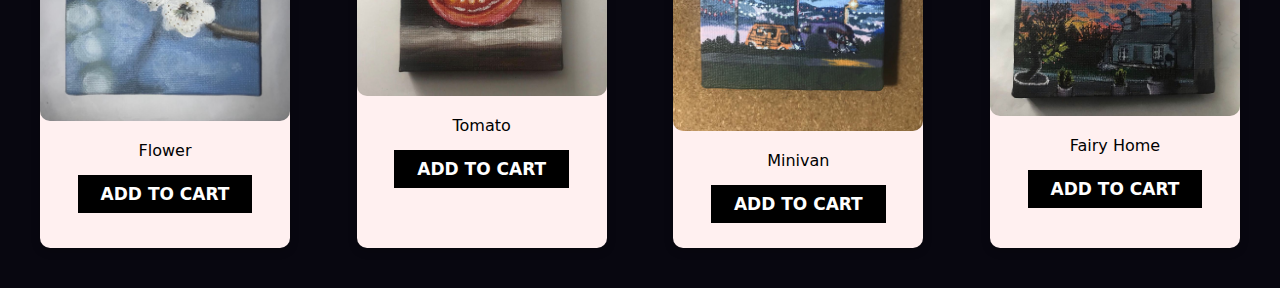
<file: SOA PROJECT/products.html>
<!DOCTYPE html>
<html lang="en">

<head>
    <title href="index.html">Products</title>
    <link rel="stylesheet" href="css/products.css" />
</head>

<body>


    <div class="header-holder">
        <header class="header">

            <div class="search-mobile" style="display: block;">
                <a rel="nofollow">
                    <i class="icon_search"></i>
                </a>
            </div>

            <nav class="header-nav">
                <div class="header-nav__inner">
                    <ul class="header-menu-list">
                        <li class="header-menu-item">
                            <a href="index.html">HOME</a>
                        </li>
                        <li class="header-menu-item">
                            <a href="products.html">PRODUCTS</a>
                        </li>
                        <li class="header-menu-item">
                            <a href="aboutSoa.html">ABOUT SOA</a>
                        </li>
                        <li class="header-menu-item">
                            <a href="aboutArtist.html">ABOUT ARTIST</a>
                        </li>
                        <li class="header-menu-item">
                            <a href="video.html">VIDEOS</a>
                        </li>
                        <li class="header-menu-item">
                            <a href="clients.html">CLIENTS</a>
                        </li>
                        <li class="header-menu-item">
                            <a href="contact.html">CONTACT</a>
                        </li>
                        <li class="header-menu-item">
                            <a href="https://www.instagram.com/_seeds_of_art_/">SOCIAL</a>
                        </li>
                        <li class="header-menu-item">
                            <a href="login.html">LOGIN</a>
                        </li>
                    </ul>
                </div>
            </nav>

            <a href="index.html" class="logo"><img src="./images/logo.png"></a>

            <a class="device-menu">
                <div class="device-menu__inner">
                    <span></span>
                    <span></span>
                    <span></span>
                </div>
            </a>
        </header>
    </div>
    <img onmouseover="showCart(this)" class="cart" src="./images/shop-cart.png" alt="">
    <p class="count-product">0</p>
    </div>
    <div class="cart-products" id="products-id">
        <p class="close-btn" onclick="closeBtn()">X</p>
        <h3>My Cart</h3>
        <div class="card-items">
        </div>
        <h2>Total: <strong class="price-total">0</strong> $</h2>
        <a href="address.html" class="btn-checkOut" style="float: right;">Check Out</a>
    </div>
    </div>
    <div class="search-mobile" style="display: block;">
        <a rel="nofollow">
            <i class="icon_search"></i>
        </a>
    </div>

    <main>
        <section class="container">
            <div class="products">
                <div class="carts">
                    <div>
                        <img src="./images/3.jpg" alt="">
                        <p><span>99.99</span>$</p>
                    </div>
                    <p class="title" style="color: rgb(0, 0, 0);">Bees</p>
                    <a href="" data-id="1" class="btn-add-cart" style="border-radius: 10px;">add to cart</a>
                </div>
                <div id="fullpage" onclick="this.style.display='none';"></div>
                <div class="carts">
                    <div>
                        <img src="./images/5.jpg" alt="">
                        <p><span>999.99</span>$</p>
                    </div>
                    <p class="title">Whisky</p>
                    <a href="" class="btn-add-cart" data-id="2">add to cart</a>
                </div>
                <div class="carts">
                    <div>
                        <img src="./images/10.jpg" alt="">
                        <p><span>799.99</span>$</p>
                    </div>
                    <p class="title">Cat</p>
                    <a href="" class="btn-add-cart" data-id="3">add to cart</a>
                </div>
                <div class="carts">
                    <div>
                        <img src="./images/15.jpg" alt="">
                        <p><span>299.99</span>$</p>
                    </div>
                    <p class="title">Scream</p>
                    <a href="" class="btn-add-cart" data-id="4">add to cart</a>
                </div>
                <div class="carts">
                    <div>
                        <img src="./images/1.jpg" alt="">
                        <p><span>24.99</span>$</p>
                    </div>
                    <p class="title">Waves</p>
                    <a href="" data-id="5" class="btn-add-cart">add to cart</a>
                </div>
                <div class="carts">
                    <div>
                        <img src="./images/7.jpg" alt="">
                        <p><span>24.99</span>$</p>
                    </div>
                    <p class="title">Buildings</p>
                    <a href="" data-id="6" class="btn-add-cart">add to cart</a>
                </div>
                <div class="carts">
                    <div>
                        <img src="./images/8.jpg" alt="">
                        <p><span>69.99</span>$</p>
                    </div>
                    <p class="title">Ice Skaters</p>
                    <a href="" data-id="7" class="btn-add-cart">add to cart</a>
                </div>
                <div class="carts">
                    <div>
                        <img src="./images/9.jpg" alt="">
                        <p><span>89.99</span>$</p>
                    </div>
                    <p class="title">Starry Night</p>
                    <a href="" data-id="8" class="btn-add-cart">add to cart</a>
                </div>
                <div class="carts">
                    <div>
                        <img src="./images/2.jpg" alt="">
                        <p><span>79.99</span>$</p>
                    </div>
                    <p class="title">Evening</p>
                    <a href="" data-id="9" class="btn-add-cart">add to cart</a>
                </div>
                <div class="carts">
                    <div>
                        <img src="./images/11.jpg" alt="">
                        <p><span>64.99</span>$</p>
                    </div>
                    <p class="title">Amusement Park</p>
                    <a href="" data-id="10" class="btn-add-cart">add to cart</a>
                </div>
                <div class="carts">
                    <div>
                        <img src="./images/12.jpg" alt="">
                        <p><span>84.99</span>$</p>
                    </div>
                    <p class="title">Rainy Day</p>
                    <a href="" data-id="11" class="btn-add-cart">add to cart</a>
                </div>
                <div class="carts">
                    <div>
                        <img src="./images/13.jpg" alt="">
                        <p><span>119.99</span>$</p>
                    </div>
                    <p class="title">Home</p>
                    <a href="" data-id="12" class="btn-add-cart">add to cart</a>
                </div>
                <div class="carts">
                    <div>
                        <img src="./images/14.jpg" alt="">
                        <p><span>299.99</span>$</p>
                    </div>
                    <p class="title">Flower</p>
                    <a href="" data-id="13" class="btn-add-cart">add to cart</a>
                </div>
                <div class="carts">
                    <div>
                        <img src="./images/16.jpg" alt="">
                        <p><span>119.99</span>$</p>
                    </div>
                    <p class="title">Tomato</p>
                    <a href="" data-id="14" class="btn-add-cart">add to cart</a>
                </div>
                <div class="carts">
                    <div>
                        <img src="./images/4.jpg" alt="">
                        <p><span>39.99</span>$</p>
                    </div>
                    <p class="title">Minivan</p>
                    <a href="" data-id="15" class="btn-add-cart">add to cart</a>
                </div>
                <div class="carts">
                    <div>
                        <img src="./images/17.jpg" alt="">
                        <p><span>399.99</span>$</p>
                    </div>
                    <p class="title">Fairy Home</p>
                    <a href="" data-id="16" class="btn-add-cart">add to cart</a>
                </div>
            </div>
        </section>

    </main>
</body>
<script>
    const openMobileMenuBtn = document.querySelector(".device-menu");
    const headerMenu = document.querySelector(".header-nav");

    openMobileMenuBtn.addEventListener("click", () => {
        if (openMobileMenuBtn.classList.contains("open")) {
            openMobileMenuBtn.classList.remove("open");
            headerMenu.classList.remove("active");
        } else {
            headerMenu.classList.add("active");
            openMobileMenuBtn.classList.add("open");
        }
    })

    function showCart(x) {
        document.getElementById("products-id").style.display = "block";
    }

    function closeBtn() {
        document.getElementById("products-id").style.display = "none";
    }
    // OPEN IMAGE
    function getPics() {} //just for this demo
    const imgs = document.querySelectorAll('.carts img');
    const fullPage = document.querySelector('#fullpage');

    imgs.forEach(img => {
        img.addEventListener('click', function() {
            fullPage.style.backgroundImage = 'url(' + img.src + ')';
            fullPage.style.display = 'block';
        });
    });
</script>
<script src="./js/script.js"></script>

</html>
</file>
<file: SOA PROJECT/css/aboutArtist.css>
body {
    background: url(../images/artistArka.png) no-repeat center center fixed;
    -webkit-background-size: cover;
    -moz-background-size: cover;
    -o-background-size: cover;
    background-size: cover;
    font-family: Verdana, sans-serif;
    height: 100%;
    margin: 0
}

.header-holder {
    width: 100%;
    background-color: #000000;
    z-index: 4;
    overflow: hidden;
}

header {
    position: relative;
    top: 0;
    left: 0;
    right: 0;
    padding: 20px 40px;
    z-index: 5;
    -webkit-transition: background-color 0.4s ease-out;
    transition: background-color 0.4s ease-out;
    display: flex;
    justify-content: space-between;
    align-items: center;
}

.header .logo {
    width: 114px;
    height: 25px;
    display: block;
    background-size: 100% auto;
    background-repeat: no-repeat;
    order: 1;
}

.search-mobile {
    /*     display: none; */
    position: absolute;
    top: -5px;
    right: 50px;
    z-index: 6;
}

.search-mobile a {
    display: -webkit-box;
    display: flex;
    -webkit-box-pack: center;
    justify-content: center;
    -webkit-box-align: center;
    align-items: center;
    text-align: center;
    width: 100px;
    height: 60px;
    position: relative;
}

.search-mobile a .icon_search {
    width: 25px;
    height: 25px;
    -webkit-transform: scale(1);
    transform: scale(1);
    -webkit-transition: -webkit-transform .4s ease;
    transition: -webkit-transform .4s ease;
    transition: transform .4s ease;
    transition: transform .4s ease, -webkit-transform .4s ease;
}

.header-nav {
    order: 2;
}

.header-nav {
    display: none;
}

.header-nav.active {
    display: block;
    position: fixed;
    top: 0;
    left: 0;
    bottom: 0;
    right: 0;
    background-color: rgba(0, 0, 0, 0.97);
    z-index: 10;
    opacity: 1;
    -webkit-transition: opacity 0.6s linear;
    transition: opacity 0.6s linear;
}

.header-nav.active .header-nav__inner {
    display: -webkit-box;
    display: flex;
    -webkit-box-orient: horizontal;
    -webkit-box-direction: normal;
    flex-flow: row wrap;
    -webkit-box-pack: center;
    justify-content: center;
    -webkit-box-align: center;
    align-items: center;
    align-content: center;
    height: 100%;
    overflow: auto;
}

nav.active ul {
    width: 100%;
    text-align: center;
    padding: 0;
    overflow: hidden;
    display: block;
}

nav.active ul li {
    padding: 10px 0;
}

nav ul {
    padding: 8px 0 0 0;
    display: flex;
}

nav ul li {
    padding: 0 0 0 13px;
    list-style: none;
}

nav ul li a {
    display: inline-block;
    font-family: "BrandonText", Helvetica, Arial, sans-serif;
    font-size: 14px;
    line-height: 17px;
    color: white;
    text-transform: uppercase;
    padding: 5px 8px;
    letter-spacing: 0.9px;
    position: relative;
    text-decoration: none;
    transition: color .5s ease-in-out;
}

nav ul li a:hover {
    color: rgb(145, 101, 106);
    transition: color .2s ease-in-out;
}

.device-menu {
    position: fixed;
    top: 10px;
    right: 10px;
    width: 55px;
    height: 50px;
    z-index: 11;
    background-color: rgba(0, 0, 0, 0.6);
    width: 45px;
    height: 40px;
    display: block;
    cursor: pointer;
}

.device-menu .device-menu__inner {
    width: 24px;
    height: 18px;
    position: absolute;
    top: 50%;
    left: 50%;
    -webkit-transform: translate(-50%, -50%);
    transform: translate(-50%, -50%);
}

.device-menu span {
    position: absolute;
    width: 100%;
    height: 3px;
    left: 0;
    background-color: white;
    top: 5px;
    left: 0;
    /*     -webkit-transform: rotate(45deg);
    transform: rotate(45deg); */
}

.device-menu span:nth-child(1) {
    top: 0;
    -webkit-transition: rotate, 0.3s;
    transition: rotate, 0.3s;
}

.device-menu span:nth-child(2) {
    top: 50%;
    /*     -webkit-transform: translate(0, -50%); */
    /*     transform: translate(0, -50%); */
}


/* .device-menu.open span:nth-child(2) {
  opacity: 0;
  } */

.device-menu span:nth-child(3) {
    top: 100%;
    -webkit-transition: rotate, 0.3s;
    transition: rotate, 0.3s;
}

.device-menu.open span:nth-child(1) {
    top: 10px;
    right: 0;
    -webkit-transform: rotate(45deg);
    transform: rotate(45deg);
}

.device-menu.open span:nth-child(2) {
    opacity: 0;
}

.device-menu.open span:nth-child(3) {
    top: 10px;
    right: 0;
    -webkit-transform: rotate(-45deg);
    transform: rotate(-45deg);
}


/* @media only screen and (max-width: 1024px) { */


/*   @media only screen and (max-width: 2000px) {
  .head {
  display: none; 
  }
  
  .head.active {
  display: block;
  }
  
  .device-menu {
  display: block;
  }
  } */


/* MENÜ */

* {
    padding: 0;
    margin: 0;
    box-sizing: border-box;
}

.card {
    margin-top: 30px;
    padding: 15px;
    height: 600px;
    width: 500px;
    background: rgb(0, 0, 0);
    border-radius: 5px;
    text-align: center;
    box-shadow: 0 10px 15px rgba(0, 0, 0, 0.7);
    user-select: none;
}

.cover-photo {
    margin-top: 1rem;
    position: sticky;
    background-color: #000;
    background-size: cover;
    height: 180px;
    width: 30;
    border-radius: 5px 5px 5px 5px;
}

.cover-photo .profile {
    left: 9rem;
    top: 0rem;
    width: 170px;
}

.profile {
    position: absolute;
    width: 120px;
    bottom: -60px;
    left: 15px;
    border-radius: 50%;
    border: 2px solid #222;
    background: transparent;
    padding: 5px;
}

.profile-name {
    font-size: 40px;
    margin: 40px 50px 0 50px;
    color: #fff;
}

.about {
    margin-top: 50px;
    line-height: 3.2;
    color: white;
}

.btn {
    margin: 30px 15px;
    background: transparent;
    padding: 10px 25px;
    padding-right: 20px;
    border-radius: 3px;
    border: 1px solid #6e8185;
    font-weight: bold;
    font-family: Montserrat;
    height: 40px;
    cursor: pointer;
    color: rgb(255, 255, 255);
    transition: 0.2s;
}

.btn:last-of-type {
    background: transparent;
    border-color: #b3c0c3;
    color: #ffffff;
}

.btn:hover {
    background: #546064;
    color: rgb(255, 255, 255);
}
</file>
<file: SOA PROJECT/css/aboutSoa.css>
body {
    margin: 0;
    background-color: #000;
}

.header-holder {
    width: 100%;
    background-color: #000000;
    z-index: 4;
    overflow: hidden;
}

header {
    position: relative;
    top: 0;
    left: 0;
    right: 0;
    padding: 20px 40px;
    z-index: 5;
    -webkit-transition: background-color 0.4s ease-out;
    transition: background-color 0.4s ease-out;
    display: flex;
    justify-content: space-between;
    align-items: center;
}

.header .logo {
    width: 114px;
    height: 25px;
    display: block;
    background-size: 100% auto;
    background-repeat: no-repeat;
    order: 1;
}

.search-mobile {
    position: absolute;
    top: -5px;
    right: 50px;
    z-index: 6;
}

.search-mobile a {
    display: -webkit-box;
    display: flex;
    -webkit-box-pack: center;
    justify-content: center;
    -webkit-box-align: center;
    align-items: center;
    text-align: center;
    width: 100px;
    height: 60px;
    position: relative;
}

.search-mobile a .icon_search {
    width: 25px;
    height: 25px;
    -webkit-transform: scale(1);
    transform: scale(1);
    -webkit-transition: -webkit-transform .4s ease;
    transition: -webkit-transform .4s ease;
    transition: transform .4s ease;
    transition: transform .4s ease, -webkit-transform .4s ease;
}

.header-nav {
    order: 2;
}

.header-nav {
    display: none;
}

.header-nav.active {
    display: block;
    position: fixed;
    top: 0;
    left: 0;
    bottom: 0;
    right: 0;
    background-color: rgba(0, 0, 0, 0.97);
    z-index: 10;
    opacity: 1;
    -webkit-transition: opacity 0.6s linear;
    transition: opacity 0.6s linear;
}

.header-nav.active .header-nav__inner {
    display: -webkit-box;
    display: flex;
    -webkit-box-orient: horizontal;
    -webkit-box-direction: normal;
    flex-flow: row wrap;
    -webkit-box-pack: center;
    justify-content: center;
    -webkit-box-align: center;
    align-items: center;
    align-content: center;
    height: 100%;
    overflow: auto;
}

nav.active ul {
    width: 100%;
    text-align: center;
    padding: 0;
    overflow: hidden;
    display: block;
}

nav.active ul li {
    padding: 10px 0;
}

nav ul {
    padding: 8px 0 0 0;
    display: flex;
}

nav ul li {
    padding: 0 0 0 13px;
    list-style: none;
}

nav ul li a {
    display: inline-block;
    font-family: "BrandonText", Helvetica, Arial, sans-serif;
    font-size: 14px;
    line-height: 17px;
    color: white;
    text-transform: uppercase;
    padding: 5px 8px;
    letter-spacing: 0.9px;
    position: relative;
    text-decoration: none;
    transition: color .5s ease-in-out;
}

nav ul li a:hover {
    color: rgb(145, 101, 106);
    transition: color .2s ease-in-out;
}

.device-menu {
    position: fixed;
    top: 10px;
    right: 10px;
    width: 55px;
    height: 50px;
    z-index: 11;
    background-color: rgba(0, 0, 0, 0.6);
    width: 45px;
    height: 40px;
    display: block;
    cursor: pointer;
}

.device-menu .device-menu__inner {
    width: 24px;
    height: 18px;
    position: absolute;
    top: 50%;
    left: 50%;
    -webkit-transform: translate(-50%, -50%);
    transform: translate(-50%, -50%);
}

.device-menu span {
    position: absolute;
    width: 100%;
    height: 3px;
    left: 0;
    background-color: white;
    top: 5px;
    left: 0;
    /*     -webkit-transform: rotate(45deg);
    transform: rotate(45deg); */
}

.device-menu span:nth-child(1) {
    top: 0;
    -webkit-transition: rotate, 0.3s;
    transition: rotate, 0.3s;
}

.device-menu span:nth-child(2) {
    top: 50%;
    /*     -webkit-transform: translate(0, -50%); */
    /*     transform: translate(0, -50%); */
}


/* .device-menu.open span:nth-child(2) {
  opacity: 0;
  } */

.device-menu span:nth-child(3) {
    top: 100%;
    -webkit-transition: rotate, 0.3s;
    transition: rotate, 0.3s;
}

.device-menu.open span:nth-child(1) {
    top: 10px;
    right: 0;
    -webkit-transform: rotate(45deg);
    transform: rotate(45deg);
}

.device-menu.open span:nth-child(2) {
    opacity: 0;
}

.device-menu.open span:nth-child(3) {
    top: 10px;
    right: 0;
    -webkit-transform: rotate(-45deg);
    transform: rotate(-45deg);
}


/* @media only screen and (max-width: 1024px) { */


/*   @media only screen and (max-width: 2000px) {
  .head {
  display: none; 
  }
  
  .head.active {
  display: block;
  }
  
  .device-menu {
  display: block;
  }
  } */


/* MENÜ */

* {
    box-sizing: border-box
}

body {
    background: url(../images/soaBg.jpg) no-repeat center center fixed;
    -webkit-background-size: cover;
    -moz-background-size: cover;
    -o-background-size: cover;
    background-size: cover;
    font-family: Verdana, sans-serif;
    height: 100%;
    margin: 0
}

.about-center {
    padding-left: 3000px;
    padding-right: 300px;
}


/* CARD */

.card {
    margin-top: 30px;
    padding: 15px;
    height: 400px;
    width: 600px;
    background: rgb(0, 0, 0);
    border-radius: 5px;
    text-align: center;
    box-shadow: 0 10px 15px rgba(0, 0, 0, 0.7);
    user-select: none;
}

.cover-photo {
    margin-top: 1rem;
    position: sticky;
    background-color: #000;
    background-size: cover;
    height: 180px;
    width: 30;
    border-radius: 5px 5px 5px 5px;
}

.cover-photo .profile {
    left: 9rem;
    top: 0rem;
    width: 170px;
}

.profile {
    position: absolute;
    width: 120px;
    bottom: -60px;
    left: 15px;
    border-radius: 50%;
    background: transparent;
    padding: 5px;
}

.aboutSoa {
    margin-top: 50px;
    line-height: 3.2;
    color: white;
}

.btn {
    margin: 40px 15px;
    background: transparent;
    padding: 10px 25px;
    padding-right: 20px;
    border-radius: 3px;
    border: 1px solid #6e8185;
    font-weight: bold;
    font-family: Montserrat;
    height: 40px;
    cursor: pointer;
    color: rgb(255, 255, 255);
    transition: 0.2s;
}

.btn:last-of-type {
    background: transparent;
    border-color: #b3c0c3;
    color: #ffffff;
}

.btn:hover {
    background: #3d210b;
    color: rgb(255, 255, 255);
}
</file>
<file: SOA PROJECT/css/address.css>
body {
    margin: 0;
    background-color: #080710;
}

.header-holder {
    width: 100%;
    background-color: #000000;
    z-index: 4;
    overflow: hidden;
}

header {
    position: relative;
    top: 0;
    left: 0;
    right: 0;
    padding: 20px 40px;
    z-index: 5;
    -webkit-transition: background-color 0.4s ease-out;
    transition: background-color 0.4s ease-out;
    display: flex;
    justify-content: space-between;
    align-items: center;
}

.header .logo {
    width: 114px;
    height: 25px;
    display: block;
    background-size: 100% auto;
    background-repeat: no-repeat;
    order: 1;
}

.search-mobile {
    /*     display: none; */
    position: absolute;
    top: -5px;
    right: 50px;
    z-index: 6;
}

.search-mobile a {
    display: -webkit-box;
    display: flex;
    -webkit-box-pack: center;
    justify-content: center;
    -webkit-box-align: center;
    align-items: center;
    text-align: center;
    width: 100px;
    height: 60px;
    position: relative;
}

.search-mobile a .icon_search {
    width: 25px;
    height: 25px;
    -webkit-transform: scale(1);
    transform: scale(1);
    -webkit-transition: -webkit-transform .4s ease;
    transition: -webkit-transform .4s ease;
    transition: transform .4s ease;
    transition: transform .4s ease, -webkit-transform .4s ease;
}

.header-nav {
    order: 2;
}

.header-nav {
    display: none;
}

.header-nav.active {
    display: block;
    position: fixed;
    top: 0;
    left: 0;
    bottom: 0;
    right: 0;
    background-color: rgba(0, 0, 0, 0.97);
    z-index: 10;
    opacity: 1;
    -webkit-transition: opacity 0.6s linear;
    transition: opacity 0.6s linear;
}

.header-nav.active .header-nav__inner {
    display: -webkit-box;
    display: flex;
    -webkit-box-orient: horizontal;
    -webkit-box-direction: normal;
    flex-flow: row wrap;
    -webkit-box-pack: center;
    justify-content: center;
    -webkit-box-align: center;
    align-items: center;
    align-content: center;
    height: 100%;
    overflow: auto;
}

nav.active ul {
    width: 100%;
    text-align: center;
    padding: 0;
    overflow: hidden;
    display: block;
}

nav.active ul li {
    padding: 10px 0;
}

nav ul {
    padding: 8px 0 0 0;
    display: flex;
}

nav ul li {
    padding: 0 0 0 13px;
    list-style: none;
}

nav ul li a {
    display: inline-block;
    font-family: "BrandonText", Helvetica, Arial, sans-serif;
    font-size: 14px;
    line-height: 17px;
    color: white;
    text-transform: uppercase;
    padding: 5px 8px;
    letter-spacing: 0.9px;
    position: relative;
    text-decoration: none;
    transition: color .5s ease-in-out;
}

nav ul li a:hover {
    color: rgb(145, 101, 106);
    transition: color .2s ease-in-out;
}

.device-menu {
    position: fixed;
    top: 10px;
    right: 10px;
    width: 55px;
    height: 50px;
    z-index: 11;
    background-color: rgba(0, 0, 0, 0.6);
    width: 45px;
    height: 40px;
    display: block;
    cursor: pointer;
}

.device-menu .device-menu__inner {
    width: 24px;
    height: 18px;
    position: absolute;
    top: 50%;
    left: 50%;
    -webkit-transform: translate(-50%, -50%);
    transform: translate(-50%, -50%);
}

.device-menu span {
    position: absolute;
    width: 100%;
    height: 3px;
    left: 0;
    background-color: white;
    top: 5px;
    left: 0;
    /*     -webkit-transform: rotate(45deg);
    transform: rotate(45deg); */
}

.device-menu span:nth-child(1) {
    top: 0;
    -webkit-transition: rotate, 0.3s;
    transition: rotate, 0.3s;
}

.device-menu span:nth-child(2) {
    top: 50%;
    /*     -webkit-transform: translate(0, -50%); */
    /*     transform: translate(0, -50%); */
}


/* .device-menu.open span:nth-child(2) {
  opacity: 0;
  } */

.device-menu span:nth-child(3) {
    top: 100%;
    -webkit-transition: rotate, 0.3s;
    transition: rotate, 0.3s;
}

.device-menu.open span:nth-child(1) {
    top: 10px;
    right: 0;
    -webkit-transform: rotate(45deg);
    transform: rotate(45deg);
}

.device-menu.open span:nth-child(2) {
    opacity: 0;
}

.device-menu.open span:nth-child(3) {
    top: 10px;
    right: 0;
    -webkit-transform: rotate(-45deg);
    transform: rotate(-45deg);
}


/* @media only screen and (max-width: 1024px) { */


/*   @media only screen and (max-width: 2000px) {
  .head {
  display: none; 
  }
  
  .head.active {
  display: block;
  }
  
  .device-menu {
  display: block;
  }
  } */


/* MENÜ */

.topnav {
    overflow: hidden;
    background-color: rgb(0, 0, 0);
    width: auto;
    height: 100px;
    position: sticky;
    z-index: 1;
}

.background {
    width: 1000px;
    height: 800px;
    position: absolute;
    transform: translate(-50%, -50%);
    left: 50%;
    top: 50%;
}

form {
    height: 600px;
    width: 1000px;
    background-color: rgba(255, 255, 255, 0.13);
    position: absolute;
    transform: translate(-50%, -50%);
    /* top, formun yukarıdan uzaklığını gösteriyor */
    top: 55%;
    /* left, formun soldan uzaklığını gösteriyor */
    left: 50%;
    border-radius: 10px;
    backdrop-filter: blur(10px);
    border: 2px solid rgba(255, 255, 255, 0.1);
    box-shadow: 0 0 40px rgba(8, 7, 16, 0.6);
    padding: 50px 35px;
}

form * {
    font-family: 'Poppins', sans-serif;
    color: #ffffff;
    letter-spacing: 0.5px;
    outline: none;
    border: none;
}

form h3 {
    font-size: 32px;
    font-weight: 500;
    line-height: 42px;
    text-align: center;
}

.check {
    margin-left: 0;
    margin-top: 40px;
    /* display: flex; */
    cursor: pointer;
}

.background .shape {
    /* yuvarlak şekillerin boyutu */
    height: 300px;
    width: 300px;
    position: absolute;
    border-radius: 50%;
}

.shape:first-child {
    /* aradaki yuvarlakların renkleri ve pozisyonları*/
    background: linear-gradient( #472f2fcb, #9b6a31c0);
    left: -200px;
    top: 470px;
}

.shape:last-child {
    /* aradaki yuvarlakların renkleri ve pozisyonları */
    background: linear-gradient( to right, #722f23bd, #916f33b2);
    right: -180px;
    bottom: 390px;
}

label {
    display: block;
    margin-top: 30px;
    font-size: 16px;
    font-weight: 500;
}

input {
    display: block;
    height: 50px;
    width: 100%;
    background-color: rgba(255, 255, 255, 0.07);
    border-radius: 3px;
    padding: 0 10px;
    margin-top: 8px;
    margin-bottom: -5px;
    font-size: 14px;
    font-weight: 300;
}

 ::placeholder {
    color: #e5e5e5;
}

* {
    margin: 0;
    padding: 0;
    box-sizing: border-box;
}
</file>
<file: SOA PROJECT/css/checkOut.css>
body {
    margin: 0;
    background-color: #080710;
}

.header-holder {
    width: 100%;
    background-color: #000000;
    z-index: 4;
    overflow: hidden;
}

header {
    position: relative;
    top: 0;
    left: 0;
    right: 0;
    padding: 20px 40px;
    z-index: 5;
    -webkit-transition: background-color 0.4s ease-out;
    transition: background-color 0.4s ease-out;
    display: flex;
    justify-content: space-between;
    align-items: center;
}

.header .logo {
    width: 114px;
    height: 25px;
    display: block;
    background-size: 100% auto;
    background-repeat: no-repeat;
    order: 1;
}

.search-mobile {
    position: absolute;
    top: -5px;
    right: 50px;
    z-index: 6;
}

.search-mobile a {
    display: -webkit-box;
    display: flex;
    -webkit-box-pack: center;
    justify-content: center;
    -webkit-box-align: center;
    align-items: center;
    text-align: center;
    width: 100px;
    height: 60px;
    position: relative;
}

.search-mobile a .icon_search {
    width: 25px;
    height: 25px;
    -webkit-transform: scale(1);
    transform: scale(1);
    -webkit-transition: -webkit-transform .4s ease;
    transition: -webkit-transform .4s ease;
    transition: transform .4s ease;
    transition: transform .4s ease, -webkit-transform .4s ease;
}

.header-nav {
    order: 2;
}

.header-nav {
    display: none;
}

.header-nav.active {
    display: block;
    position: fixed;
    top: 0;
    left: 0;
    bottom: 0;
    right: 0;
    background-color: rgba(0, 0, 0, 0.97);
    z-index: 10;
    opacity: 1;
    -webkit-transition: opacity 0.6s linear;
    transition: opacity 0.6s linear;
}

.header-nav.active .header-nav__inner {
    display: -webkit-box;
    display: flex;
    -webkit-box-orient: horizontal;
    -webkit-box-direction: normal;
    flex-flow: row wrap;
    -webkit-box-pack: center;
    justify-content: center;
    -webkit-box-align: center;
    align-items: center;
    align-content: center;
    height: 100%;
    overflow: auto;
}

nav.active ul {
    width: 100%;
    text-align: center;
    padding: 0;
    overflow: hidden;
    display: block;
}

nav.active ul li {
    padding: 10px 0;
}

nav ul {
    padding: 8px 0 0 0;
    display: flex;
}

nav ul li {
    padding: 0 0 0 13px;
    list-style: none;
}

nav ul li a {
    display: inline-block;
    font-family: "BrandonText", Helvetica, Arial, sans-serif;
    font-size: 14px;
    line-height: 17px;
    color: white;
    text-transform: uppercase;
    padding: 5px 8px;
    letter-spacing: 0.9px;
    position: relative;
    text-decoration: none;
    transition: color .5s ease-in-out;
}

nav ul li a:hover {
    color: rgb(145, 101, 106);
    transition: color .2s ease-in-out;
}

.device-menu {
    position: fixed;
    top: 10px;
    right: 10px;
    width: 55px;
    height: 50px;
    z-index: 11;
    background-color: rgba(0, 0, 0, 0.6);
    width: 45px;
    height: 40px;
    display: block;
    cursor: pointer;
}

.device-menu .device-menu__inner {
    width: 24px;
    height: 18px;
    position: absolute;
    top: 50%;
    left: 50%;
    -webkit-transform: translate(-50%, -50%);
    transform: translate(-50%, -50%);
}

.device-menu span {
    position: absolute;
    width: 100%;
    height: 3px;
    left: 0;
    background-color: white;
    top: 5px;
    left: 0;
    /*     -webkit-transform: rotate(45deg);
    transform: rotate(45deg); */
}

.device-menu span:nth-child(1) {
    top: 0;
    -webkit-transition: rotate, 0.3s;
    transition: rotate, 0.3s;
}

.device-menu span:nth-child(2) {
    top: 50%;
}

.device-menu span:nth-child(3) {
    top: 100%;
    -webkit-transition: rotate, 0.3s;
    transition: rotate, 0.3s;
}

.device-menu.open span:nth-child(1) {
    top: 10px;
    right: 0;
    -webkit-transform: rotate(45deg);
    transform: rotate(45deg);
}

.device-menu.open span:nth-child(2) {
    opacity: 0;
}

.device-menu.open span:nth-child(3) {
    top: 10px;
    right: 0;
    -webkit-transform: rotate(-45deg);
    transform: rotate(-45deg);
}


/* MENÜ */

*,
*:before,
*:after {
    padding: 0;
    margin: 0;
    box-sizing: border-box;
}

.background {
    width: 1000px;
    height: 800px;
    position: absolute;
    transform: translate(-50%, -50%);
    left: 50%;
    top: 50%;
}

.container {
    width: 750px;
    height: 500px;
    border: 1px solid;
    background-color: white;
    display: flex;
    flex-direction: column;
    padding: 40px;
    justify-content: space-around;
    margin: auto;
    margin-top: 100px;
    border-radius: 10px;
}

.container h1 {
    text-align: center;
}

.first-row {
    display: flex;
}

.owner {
    width: 100%;
    margin-right: 40px;
}

.input-field {
    border: 1px solid #999;
}

.input-field input {
    width: 100%;
    border: none;
    outline: none;
    padding: 10px;
}

.selection {
    display: flex;
    justify-content: space-between;
    align-items: center;
}

.selection select {
    padding: 10px 20px;
}

.btn {
    margin: 40px 15px;
    background: transparent;
    padding: 10px 25px;
    padding-right: 20px;
    border-radius: 3px;
    border: 1px solid #000000;
    font-weight: bold;
    font-family: Montserrat;
    height: 40px;
    cursor: pointer;
    color: rgb(0, 0, 0);
    transition: 0.2s;
}

.btn:last-of-type {
    /* buy now yazısı */
    background: transparent;
    border-color: #000000;
    color: #000000;
}

.btn:hover {
    background: #000000;
    color: rgb(255, 255, 255);
}
</file>
<file: SOA PROJECT/css/clients.css>
/* MENU */

body {
    margin: 0;
    background-color: #080710;
}

.header-holder {
    width: 100%;
    background-color: #000000;
    z-index: 4;
    overflow: hidden;
}

header {
    position: relative;
    top: 0;
    left: 0;
    right: 0;
    padding: 20px 40px;
    z-index: 5;
    -webkit-transition: background-color 0.4s ease-out;
    transition: background-color 0.4s ease-out;
    display: flex;
    justify-content: space-between;
    align-items: center;
}

.search-mobile {
    /*     display: none; */
    position: absolute;
    top: -5px;
    right: 50px;
    z-index: 6;
}

.search-mobile a {
    display: -webkit-box;
    display: flex;
    -webkit-box-pack: center;
    justify-content: center;
    -webkit-box-align: center;
    align-items: center;
    text-align: center;
    width: 100px;
    height: 60px;
    position: relative;
}

.search-mobile a .icon_search {
    width: 25px;
    height: 25px;
    -webkit-transform: scale(1);
    transform: scale(1);
    -webkit-transition: -webkit-transform .4s ease;
    transition: -webkit-transform .4s ease;
    transition: transform .4s ease;
    transition: transform .4s ease, -webkit-transform .4s ease;
}

.header-nav {
    order: 2;
}

.header-nav {
    display: none;
}

.header-nav.active {
    display: block;
    position: fixed;
    top: 0;
    left: 0;
    bottom: 0;
    right: 0;
    background-color: rgba(0, 0, 0, 0.97);
    z-index: 10;
    opacity: 1;
    -webkit-transition: opacity 0.6s linear;
    transition: opacity 0.6s linear;
}

.header-nav.active .header-nav__inner {
    display: -webkit-box;
    display: flex;
    -webkit-box-orient: horizontal;
    -webkit-box-direction: normal;
    flex-flow: row wrap;
    -webkit-box-pack: center;
    justify-content: center;
    -webkit-box-align: center;
    align-items: center;
    align-content: center;
    height: 100%;
    overflow: auto;
}

nav.active ul {
    width: 100%;
    text-align: center;
    padding: 0;
    overflow: hidden;
    display: block;
}

nav.active ul li {
    padding: 10px 0;
}

nav ul {
    padding: 8px 0 0 0;
    display: flex;
}

nav ul li {
    padding: 0 0 0 13px;
    list-style: none;
}

nav ul li a {
    display: inline-block;
    font-family: "BrandonText", Helvetica, Arial, sans-serif;
    font-size: 14px;
    line-height: 17px;
    color: white;
    text-transform: uppercase;
    padding: 5px 8px;
    letter-spacing: 0.9px;
    position: relative;
    text-decoration: none;
    transition: color .5s ease-in-out;
}

nav ul li a:hover {
    color: rgb(145, 101, 106);
    transition: color .2s ease-in-out;
}

.device-menu {
    position: fixed;
    top: 10px;
    right: 10px;
    width: 55px;
    height: 50px;
    z-index: 11;
    background-color: rgba(0, 0, 0, 0.6);
    width: 45px;
    height: 40px;
    display: block;
    cursor: pointer;
}

.device-menu .device-menu__inner {
    width: 24px;
    height: 18px;
    position: absolute;
    top: 50%;
    left: 50%;
    -webkit-transform: translate(-50%, -50%);
    transform: translate(-50%, -50%);
}

.device-menu span {
    position: absolute;
    width: 100%;
    height: 3px;
    left: 0;
    background-color: white;
    top: 5px;
    left: 0;
    /*     -webkit-transform: rotate(45deg);
    transform: rotate(45deg); */
}

.device-menu span:nth-child(1) {
    top: 0;
    -webkit-transition: rotate, 0.3s;
    transition: rotate, 0.3s;
}

.device-menu span:nth-child(2) {
    top: 50%;
    /*     -webkit-transform: translate(0, -50%); */
    /*     transform: translate(0, -50%); */
}


/* .device-menu.open span:nth-child(2) {
  opacity: 0;
  } */

.device-menu span:nth-child(3) {
    top: 100%;
    -webkit-transition: rotate, 0.3s;
    transition: rotate, 0.3s;
}

.device-menu.open span:nth-child(1) {
    top: 10px;
    right: 0;
    -webkit-transform: rotate(45deg);
    transform: rotate(45deg);
}

.device-menu.open span:nth-child(2) {
    opacity: 0;
}

.device-menu.open span:nth-child(3) {
    top: 10px;
    right: 0;
    -webkit-transform: rotate(-45deg);
    transform: rotate(-45deg);
}


/* @media only screen and (max-width: 1024px) { */


/*   @media only screen and (max-width: 2000px) {
  .head {
  display: none; 
  }
  
  .head.active {
  display: block;
  }
  
  .device-menu {
  display: block;
  }
  } */


/* ANASAYFA */

*,
*:before,
*:after {
    padding: 0;
    margin: 0;
    box-sizing: border-box;
}

.background {
    width: 1000px;
    height: 800px;
    position: absolute;
    transform: translate(-50%, -50%);
    left: 50%;
    top: 50%;
}

figure.client {
    font-family: 'Roboto', Arial, sans-serif;
    position: relative;
    overflow: hidden;
    margin: 10px;
    min-width: 230px;
    max-width: 315px;
    width: 100%;
    color: #000000;
    text-align: center;
    font-size: 16px;
    background-color: #2C3447;
    background-repeat: no-repeat;
    background-size: cover;
    padding: 30px;
    background-image: linear-gradient(-25deg, rgba(0, 0, 0, 0.2) 0%, rgba(255, 255, 255, 0.1) 100%);
    -webkit-box-sizing: border-box;
    box-sizing: border-box;
    float: left;
    left: 50px;
    top: 120px;
}

figure.client figcaption {
    width: 100%;
}

figure.client h2,
figure.client blockquote {
    margin: 0;
}

figure.client h2 {
    font-weight: 300;
}

figure.client h2 {
    color: #ffffff;
}

figure.client blockquote {
    font-size: 1em;
    padding: 45px 20px 40px 50px;
    margin-top: 30px;
    background-color: #ffffff;
    border-radius: 5px;
    box-shadow: inset -1.4px -1.4px 2px rgba(0, 0, 0, 0.3);
    text-align: left;
    position: relative;
}

figure.client blockquote:before {
    font-family: 'FontAwesome';
    content: "\201C";
    position: absolute;
    font-size: 70px;
    opacity: 0.25;
    font-style: normal;
    top: 0px;
    left: 20px;
}

figure.client .profile {
    width: 100px;
    border-radius: 50%;
    display: inline-block;
    box-shadow: 3px 3px 20px rgba(0, 0, 0, 0.4);
    margin-bottom: 10px;
    border: solid 5px #000000;
}
</file>
<file: SOA PROJECT/css/contact.css>
body {
    margin: 0;
    background-color: #080710;
}

.header-holder {
    width: 100%;
    background-color: #000000;
    z-index: 4;
    overflow: hidden;
}

header {
    position: relative;
    top: 0;
    left: 0;
    right: 0;
    padding: 20px 40px;
    z-index: 5;
    -webkit-transition: background-color 0.4s ease-out;
    transition: background-color 0.4s ease-out;
    display: flex;
    justify-content: space-between;
    align-items: center;
}

.header .logo {
    width: 114px;
    height: 25px;
    display: block;
    background-size: 100% auto;
    background-repeat: no-repeat;
    order: 1;
}

.search-mobile {
    position: absolute;
    top: -5px;
    right: 50px;
    z-index: 6;
}

.search-mobile a {
    display: -webkit-box;
    display: flex;
    -webkit-box-pack: center;
    justify-content: center;
    -webkit-box-align: center;
    align-items: center;
    text-align: center;
    width: 100px;
    height: 60px;
    position: relative;
}

.search-mobile a .icon_search {
    width: 25px;
    height: 25px;
    -webkit-transform: scale(1);
    transform: scale(1);
    -webkit-transition: -webkit-transform .4s ease;
    transition: -webkit-transform .4s ease;
    transition: transform .4s ease;
    transition: transform .4s ease, -webkit-transform .4s ease;
}

.header-nav {
    order: 2;
}

.header-nav {
    display: none;
}

.header-nav.active {
    display: block;
    position: fixed;
    top: 0;
    left: 0;
    bottom: 0;
    right: 0;
    background-color: rgba(0, 0, 0, 0.97);
    z-index: 10;
    opacity: 1;
    -webkit-transition: opacity 0.6s linear;
    transition: opacity 0.6s linear;
}

.header-nav.active .header-nav__inner {
    display: -webkit-box;
    display: flex;
    -webkit-box-orient: horizontal;
    -webkit-box-direction: normal;
    flex-flow: row wrap;
    -webkit-box-pack: center;
    justify-content: center;
    -webkit-box-align: center;
    align-items: center;
    align-content: center;
    height: 100%;
    overflow: auto;
}

nav.active ul {
    width: 100%;
    text-align: center;
    padding: 0;
    overflow: hidden;
    display: block;
}

nav.active ul li {
    padding: 10px 0;
}

nav ul {
    padding: 8px 0 0 0;
    display: flex;
}

nav ul li {
    padding: 0 0 0 13px;
    list-style: none;
}

nav ul li a {
    display: inline-block;
    font-family: "BrandonText", Helvetica, Arial, sans-serif;
    font-size: 14px;
    line-height: 17px;
    color: white;
    text-transform: uppercase;
    padding: 5px 8px;
    letter-spacing: 0.9px;
    position: relative;
    text-decoration: none;
    transition: color .5s ease-in-out;
}

nav ul li a:hover {
    color: rgb(145, 101, 106);
    transition: color .2s ease-in-out;
}

.device-menu {
    position: fixed;
    top: 10px;
    right: 10px;
    width: 55px;
    height: 50px;
    z-index: 11;
    background-color: rgba(0, 0, 0, 0.6);
    width: 45px;
    height: 40px;
    display: block;
    cursor: pointer;
}

.device-menu .device-menu__inner {
    width: 24px;
    height: 18px;
    position: absolute;
    top: 50%;
    left: 50%;
    -webkit-transform: translate(-50%, -50%);
    transform: translate(-50%, -50%);
}

.device-menu span {
    position: absolute;
    width: 100%;
    height: 3px;
    left: 0;
    background-color: white;
    top: 5px;
    left: 0;
    /*     -webkit-transform: rotate(45deg);
    transform: rotate(45deg); */
}

.device-menu span:nth-child(1) {
    top: 0;
    -webkit-transition: rotate, 0.3s;
    transition: rotate, 0.3s;
}

.device-menu span:nth-child(2) {
    top: 50%;
    /*     -webkit-transform: translate(0, -50%); */
    /*     transform: translate(0, -50%); */
}


/* .device-menu.open span:nth-child(2) {
  opacity: 0;
  } */

.device-menu span:nth-child(3) {
    top: 100%;
    -webkit-transition: rotate, 0.3s;
    transition: rotate, 0.3s;
}

.device-menu.open span:nth-child(1) {
    top: 10px;
    right: 0;
    -webkit-transform: rotate(45deg);
    transform: rotate(45deg);
}

.device-menu.open span:nth-child(2) {
    opacity: 0;
}

.device-menu.open span:nth-child(3) {
    top: 10px;
    right: 0;
    -webkit-transform: rotate(-45deg);
    transform: rotate(-45deg);
}


/* @media only screen and (max-width: 1024px) { */


/*   @media only screen and (max-width: 2000px) {
  .head {
  display: none; 
  }
  
  .head.active {
  display: block;
  }
  
  .device-menu {
  display: block;
  }
  } */


/* MENÜ */

*,
*:before,
*:after {
    padding: 0;
    margin: 0;
    box-sizing: border-box;
}

.topnav {
    overflow: hidden;
    background-color: rgb(0, 0, 0);
    width: auto;
    height: 100px;
    position: sticky;
    z-index: 1;
}

.background {
    width: 1000px;
    height: 800px;
    position: absolute;
    transform: translate(-50%, -50%);
    left: 50%;
    top: 50%;
}

.background .shape {
    /* yuvarlak şekillerin boyutu */
    height: 300px;
    width: 300px;
    position: absolute;
    border-radius: 50%;
}

.shape:first-child {
    /* aradaki yuvarlakların renkleri ve pozisyonları*/
    background: linear-gradient( #8791a8, #ab7984);
    left: 100px;
    top: 80px;
}

.shape:last-child {
    /* aradaki yuvarlakların renkleri ve pozisyonları */
    background: linear-gradient( to right, #755d7a, #c9b28b);
    right: 100px;
    bottom: -150px;
}

form {
    height: 700px;
    width: 600px;
    background-color: rgba(255, 255, 255, 0.13);
    position: absolute;
    transform: translate(-50%, -50%);
    /* top, formun yukarıdan uzaklığını gösteriyor */
    top: 65%;
    /* left, formun soldan uzaklığını gösteriyor */
    left: 50%;
    border-radius: 10px;
    backdrop-filter: blur(10px);
    border: 2px solid rgba(255, 255, 255, 0.1);
    box-shadow: 0 0 40px rgba(8, 7, 16, 0.6);
    padding: 50px 35px;
}

form * {
    font-family: 'Poppins', sans-serif;
    color: #ffffff;
    letter-spacing: 0.5px;
    outline: none;
    border: none;
}

form h3 {
    font-size: 32px;
    font-weight: 500;
    line-height: 42px;
    text-align: center;
}

label {
    display: block;
    margin-top: 30px;
    font-size: 16px;
    font-weight: 500;
}

input {
    display: block;
    height: 50px;
    width: 100%;
    background-color: rgba(255, 255, 255, 0.07);
    border-radius: 3px;
    padding: 0 10px;
    margin-top: 8px;
    font-size: 14px;
    font-weight: 300;
}

 ::placeholder {
    color: #e5e5e5;
}

* {
    margin: 0;
    padding: 0;
    box-sizing: border-box;
}
</file>
<file: SOA PROJECT/css/createAccount.css>
/* MENU */

body {
    margin: 0;
    background-color: #080710;
}

.header-holder {
    width: 100%;
    background-color: #000000;
    z-index: 4;
    overflow: hidden;
}

header {
    position: relative;
    top: 0;
    left: 0;
    right: 0;
    padding: 20px 40px;
    z-index: 5;
    -webkit-transition: background-color 0.4s ease-out;
    transition: background-color 0.4s ease-out;
    display: flex;
    justify-content: space-between;
    align-items: center;
}

.search-mobile {
    /*     display: none; */
    position: absolute;
    top: -5px;
    right: 50px;
    z-index: 6;
}

.search-mobile a {
    display: -webkit-box;
    display: flex;
    -webkit-box-pack: center;
    justify-content: center;
    -webkit-box-align: center;
    align-items: center;
    text-align: center;
    width: 100px;
    height: 60px;
    position: relative;
}

.search-mobile a .icon_search {
    width: 25px;
    height: 25px;
    -webkit-transform: scale(1);
    transform: scale(1);
    -webkit-transition: -webkit-transform .4s ease;
    transition: -webkit-transform .4s ease;
    transition: transform .4s ease;
    transition: transform .4s ease, -webkit-transform .4s ease;
}

.header-nav {
    order: 2;
}

.header-nav {
    display: none;
}

.header-nav.active {
    display: block;
    position: fixed;
    top: 0;
    left: 0;
    bottom: 0;
    right: 0;
    background-color: rgba(0, 0, 0, 0.97);
    z-index: 10;
    opacity: 1;
    -webkit-transition: opacity 0.6s linear;
    transition: opacity 0.6s linear;
}

.header-nav.active .header-nav__inner {
    display: -webkit-box;
    display: flex;
    -webkit-box-orient: horizontal;
    -webkit-box-direction: normal;
    flex-flow: row wrap;
    -webkit-box-pack: center;
    justify-content: center;
    -webkit-box-align: center;
    align-items: center;
    align-content: center;
    height: 100%;
    overflow: auto;
}

nav.active ul {
    width: 100%;
    text-align: center;
    padding: 0;
    overflow: hidden;
    display: block;
}

nav.active ul li {
    padding: 10px 0;
}

nav ul {
    padding: 8px 0 0 0;
    display: flex;
}

nav ul li {
    padding: 0 0 0 13px;
    list-style: none;
}

nav ul li a {
    display: inline-block;
    font-family: "BrandonText", Helvetica, Arial, sans-serif;
    font-size: 14px;
    line-height: 17px;
    color: white;
    text-transform: uppercase;
    padding: 5px 8px;
    letter-spacing: 0.9px;
    position: relative;
    text-decoration: none;
    transition: color .5s ease-in-out;
}

nav ul li a:hover {
    color: rgb(145, 101, 106);
    transition: color .2s ease-in-out;
}

.device-menu {
    position: fixed;
    top: 10px;
    right: 10px;
    width: 55px;
    height: 50px;
    z-index: 11;
    background-color: rgba(0, 0, 0, 0.6);
    width: 45px;
    height: 40px;
    display: block;
    cursor: pointer;
}

.device-menu .device-menu__inner {
    width: 24px;
    height: 18px;
    position: absolute;
    top: 50%;
    left: 50%;
    -webkit-transform: translate(-50%, -50%);
    transform: translate(-50%, -50%);
}

.device-menu span {
    position: absolute;
    width: 100%;
    height: 3px;
    left: 0;
    background-color: white;
    top: 5px;
    left: 0;
    /*     -webkit-transform: rotate(45deg);
    transform: rotate(45deg); */
}

.device-menu span:nth-child(1) {
    top: 0;
    -webkit-transition: rotate, 0.3s;
    transition: rotate, 0.3s;
}

.device-menu span:nth-child(2) {
    top: 50%;
    /*     -webkit-transform: translate(0, -50%); */
    /*     transform: translate(0, -50%); */
}


/* .device-menu.open span:nth-child(2) {
  opacity: 0;
  } */

.device-menu span:nth-child(3) {
    top: 100%;
    -webkit-transition: rotate, 0.3s;
    transition: rotate, 0.3s;
}

.device-menu.open span:nth-child(1) {
    top: 10px;
    right: 0;
    -webkit-transform: rotate(45deg);
    transform: rotate(45deg);
}

.device-menu.open span:nth-child(2) {
    opacity: 0;
}

.device-menu.open span:nth-child(3) {
    top: 10px;
    right: 0;
    -webkit-transform: rotate(-45deg);
    transform: rotate(-45deg);
}


/* @media only screen and (max-width: 1024px) { */


/*   @media only screen and (max-width: 2000px) {
  .head {
  display: none; 
  }
  
  .head.active {
  display: block;
  }
  
  .device-menu {
  display: block;
  }
  } */


/* ANASAYFA */

*,
*:before,
*:after {
    padding: 0;
    margin: 0;
    box-sizing: border-box;
}

.background {
    width: 1000px;
    height: 800px;
    position: absolute;
    transform: translate(-50%, -50%);
    left: 50%;
    top: 50%;
}

.background .shape {
    /* yuvarlak şekillerin boyutu */
    height: 300px;
    width: 300px;
    position: absolute;
    border-radius: 50%;
}

.shape:first-child {
    /* aradaki yuvarlakların renkleri ve pozisyonları*/
    background: linear-gradient( #472f2f, #9b6931);
    left: 90px;
    top: 110px;
}

.shape:last-child {
    /* aradaki yuvarlakların renkleri ve pozisyonları */
    background: linear-gradient( to right, #722f23, #916e33);
    /* arka plandaki yuvarlakların renk geçişleri */
    right: 100px;
    bottom: -180px;
}

form {
    height: 700px;
    width: 600px;
    background-color: rgba(255, 255, 255, 0.13);
    position: absolute;
    transform: translate(-50%, -50%);
    /* transform, bir öğeyi dikey veya yatay bir biçimde taşımak, çevirmek */
    top: 70%;
    /* top, formun yukarıdan uzaklığını gösteriyor */
    left: 50%;
    /* left, formun soldan uzaklığını gösteriyor */
    border-radius: 10px;
    backdrop-filter: blur(10px);
    /* formun arka planına uygulanan filtre, burda arkadaki yuvarlaklar blurlaştı */
    border: 2px solid rgba(255, 255, 255, 0.1);
    box-shadow: 0 0 40px rgba(8, 7, 16, 0.6);
    /* forma gölge verme */
    padding: 50px 35px;
}

form * {
    /* formun içindeki yazıların renk, boyutları */
    font-family: 'Poppins', sans-serif;
    color: #ffffff;
    letter-spacing: 0.5px;
    outline: none;
    border: none;
}

form h3 {
    /* create account here yazısı */
    font-size: 32px;
    font-weight: 500;
    line-height: 42px;
    text-align: center;
}

label {
    /* username, email, password, login ve create account yazıları arasındaki mesafe */
    display: block;
    margin-top: 30px;
    font-size: 16px;
    font-weight: 500;
}

input {
    /* kutucuklar içine kullanıcıların yazacağı yazılar */
    display: block;
    height: 50px;
    width: 100%;
    background-color: rgba(255, 255, 255, 0.07);
    border-radius: 3px;
    padding: 0 10px;
    margin-top: 8px;
    font-size: 14px;
    font-weight: 300;
}

 ::placeholder {
    /* kutucukların içindeki geçici bilgilendirme yazıları */
    color: #e5e5e5;
}

button {
    margin-top: 50px;
    width: 100%;
    background-color: #ffffff;
    color: #080710;
    padding: 15px 0;
    font-size: 18px;
    font-weight: 600;
    border-radius: 5px;
    cursor: pointer;
    /* imlecin el şeklinde gözükmesini sağlar */
}

.social {
    /* already have an account yazısının konumu */
    margin-left: 40px;
    margin-top: 40px;
    cursor: pointer;
}

.social .go {
    /* Already have an account yazısı */
    color: white;
    margin-right: 25px;
    margin-top: 10px;
    width: 50%;
}
</file>
<file: SOA PROJECT/css/end.css>
body {
    background: url(../images/mountain.jpg) no-repeat center center fixed;
    -webkit-background-size: cover;
    -moz-background-size: cover;
    -o-background-size: cover;
    background-size: cover;
    font-family: Verdana, sans-serif;
    height: 100%;
    margin: 0
}

.header-holder {
    width: 100%;
    background-color: #000000;
    z-index: 4;
    overflow: hidden;
}

header {
    position: relative;
    top: 0;
    left: 0;
    right: 0;
    padding: 20px 40px;
    z-index: 5;
    -webkit-transition: background-color 0.4s ease-out;
    transition: background-color 0.4s ease-out;
    display: flex;
    justify-content: space-between;
    align-items: center;
}

.header .logo {
    width: 114px;
    height: 25px;
    display: block;
    background-size: 100% auto;
    background-repeat: no-repeat;
    order: 1;
}

.search-mobile {
    position: absolute;
    top: -5px;
    right: 50px;
    z-index: 6;
}

.search-mobile a {
    display: -webkit-box;
    display: flex;
    -webkit-box-pack: center;
    justify-content: center;
    -webkit-box-align: center;
    align-items: center;
    text-align: center;
    width: 100px;
    height: 60px;
    position: relative;
}

.search-mobile a .icon_search {
    width: 25px;
    height: 25px;
    -webkit-transform: scale(1);
    transform: scale(1);
    -webkit-transition: -webkit-transform .4s ease;
    transition: -webkit-transform .4s ease;
    transition: transform .4s ease;
    transition: transform .4s ease, -webkit-transform .4s ease;
}

.header-nav {
    order: 2;
}

.header-nav {
    display: none;
}

.header-nav.active {
    display: block;
    position: fixed;
    top: 0;
    left: 0;
    bottom: 0;
    right: 0;
    background-color: rgba(0, 0, 0, 0.97);
    z-index: 10;
    opacity: 1;
    -webkit-transition: opacity 0.6s linear;
    transition: opacity 0.6s linear;
}

.header-nav.active .header-nav__inner {
    display: -webkit-box;
    display: flex;
    -webkit-box-orient: horizontal;
    -webkit-box-direction: normal;
    flex-flow: row wrap;
    -webkit-box-pack: center;
    justify-content: center;
    -webkit-box-align: center;
    align-items: center;
    align-content: center;
    height: 100%;
    overflow: auto;
}

nav.active ul {
    width: 100%;
    text-align: center;
    padding: 0;
    overflow: hidden;
    display: block;
}

nav.active ul li {
    padding: 10px 0;
}

nav ul {
    padding: 8px 0 0 0;
    display: flex;
}

nav ul li {
    padding: 0 0 0 13px;
    list-style: none;
}

nav ul li a {
    display: inline-block;
    font-family: "BrandonText", Helvetica, Arial, sans-serif;
    font-size: 14px;
    line-height: 17px;
    color: white;
    text-transform: uppercase;
    padding: 5px 8px;
    letter-spacing: 0.9px;
    position: relative;
    text-decoration: none;
    transition: color .5s ease-in-out;
}

nav ul li a:hover {
    color: rgb(145, 101, 106);
    transition: color .2s ease-in-out;
}

.device-menu {
    position: fixed;
    top: 10px;
    right: 10px;
    width: 55px;
    height: 50px;
    z-index: 11;
    background-color: rgba(0, 0, 0, 0.6);
    width: 45px;
    height: 40px;
    display: block;
    cursor: pointer;
}

.device-menu .device-menu__inner {
    width: 24px;
    height: 18px;
    position: absolute;
    top: 50%;
    left: 50%;
    -webkit-transform: translate(-50%, -50%);
    transform: translate(-50%, -50%);
}

.device-menu span {
    position: absolute;
    width: 100%;
    height: 3px;
    left: 0;
    background-color: white;
    top: 5px;
    left: 0;
    /*     -webkit-transform: rotate(45deg);
    transform: rotate(45deg); */
}

.device-menu span:nth-child(1) {
    top: 0;
    -webkit-transition: rotate, 0.3s;
    transition: rotate, 0.3s;
}

.device-menu span:nth-child(2) {
    top: 50%;
    /*     -webkit-transform: translate(0, -50%); */
    /*     transform: translate(0, -50%); */
}


/* .device-menu.open span:nth-child(2) {
  opacity: 0;
  } */

.device-menu span:nth-child(3) {
    top: 100%;
    -webkit-transition: rotate, 0.3s;
    transition: rotate, 0.3s;
}

.device-menu.open span:nth-child(1) {
    top: 10px;
    right: 0;
    -webkit-transform: rotate(45deg);
    transform: rotate(45deg);
}

.device-menu.open span:nth-child(2) {
    opacity: 0;
}

.device-menu.open span:nth-child(3) {
    top: 10px;
    right: 0;
    -webkit-transform: rotate(-45deg);
    transform: rotate(-45deg);
}


/* @media only screen and (max-width: 1024px) { */


/*   @media only screen and (max-width: 2000px) {
  .head {
  display: none; 
  }
  
  .head.active {
  display: block;
  }
  
  .device-menu {
  display: block;
  }
  } */


/* MENÜ */

* {
    padding: 0;
    margin: 0;
}

#bg img {
    position: absolute;
    width: 100%;
    height: 100%;
    z-index: -2;
    top: 0;
}

#overlay {
    /* arkaplan koyulaştırma */
    position: absolute;
    width: 100%;
    height: 100%;
    z-index: -1;
    top: 0;
    background-color: rgb(0, 0, 0);
    opacity: 0.5;
}

#container {
    position: relative;
    /* normal konumuna göre konumlandırılma, sağa sola yukarı aşağı gibi özelliklere yer verme */
    max-width: 218px;
    margin: 200px auto;
    background: #fff;
    padding: 20px 17px;
    text-align: center;
    border-radius: 3%;
    -webkit-box-shadow: -7px 0px 0px -2px rgba(71, 71, 71, 0.2);
    -moz-box-shadow: -7px 0px 0px -2px rgba(71, 71, 71, 0.2);
    box-shadow: -7px 0px 0px -2px rgba(71, 71, 71, 0.2);
}

h1 {
    margin: 30px 0 20px 0;
    font-weight: normal;
}

p {
    font-size: 0.8em;
    margin-bottom: 25px;
}

button {
    width: 100%;
    background: #000a27;
    border-radius: 3%;
    padding: 10px;
    text-transform: uppercase;
    /* yazıları otomatik olarak büyük yapar */
    color: white;
    letter-spacing: 1px;
    cursor: pointer;
    /* imleçi el yapar */
}

#circle {
    position: absolute;
    /* en yakın elemente göre konumlandırma */
    width: 80px;
    height: 80px;
    background: #000a27;
    /* color: #fff; */
    border-radius: 50%;
    /* yuvarlak yapma */
    text-align: center;
    top: -40px;
    left: 85px;
}

.checkmark {
    /* tik işareti */
    color: #fff;
    font-size: 50px;
    padding-right: 10px;
}
</file>
<file: SOA PROJECT/css/login.css>
body {
    margin: 0;
}

.header-holder {
    width: 100%;
    background-color: #000000;
    z-index: 4;
    overflow: hidden;
}

header {
    position: relative;
    top: 0;
    left: 0;
    right: 0;
    padding: 20px 40px;
    z-index: 5;
    -webkit-transition: background-color 0.4s ease-out;
    transition: background-color 0.4s ease-out;
    display: flex;
    justify-content: space-between;
    align-items: center;
}

.header .logo {
    width: 114px;
    height: 25px;
    display: block;
    background-size: 100% auto;
    background-repeat: no-repeat;
    order: 1;
}

.search-mobile {
    /*     display: none; */
    position: absolute;
    top: -5px;
    right: 50px;
    z-index: 6;
}

.search-mobile a {
    display: -webkit-box;
    display: flex;
    -webkit-box-pack: center;
    justify-content: center;
    -webkit-box-align: center;
    align-items: center;
    text-align: center;
    width: 100px;
    height: 60px;
    position: relative;
}

.search-mobile a .icon_search {
    width: 25px;
    height: 25px;
    -webkit-transform: scale(1);
    transform: scale(1);
    -webkit-transition: -webkit-transform .4s ease;
    transition: -webkit-transform .4s ease;
    transition: transform .4s ease;
    transition: transform .4s ease, -webkit-transform .4s ease;
}

.header-nav {
    order: 2;
}

.header-nav {
    display: none;
}

.header-nav.active {
    display: block;
    position: fixed;
    top: 0;
    left: 0;
    bottom: 0;
    right: 0;
    background-color: rgba(0, 0, 0, 0.97);
    z-index: 10;
    opacity: 1;
    -webkit-transition: opacity 0.6s linear;
    transition: opacity 0.6s linear;
}

.header-nav.active .header-nav__inner {
    display: -webkit-box;
    display: flex;
    -webkit-box-orient: horizontal;
    -webkit-box-direction: normal;
    flex-flow: row wrap;
    -webkit-box-pack: center;
    justify-content: center;
    -webkit-box-align: center;
    align-items: center;
    align-content: center;
    height: 100%;
    overflow: auto;
}

nav.active ul {
    width: 100%;
    text-align: center;
    padding: 0;
    overflow: hidden;
    display: block;
}

nav.active ul li {
    padding: 10px 0;
}

nav ul {
    padding: 8px 0 0 0;
    display: flex;
}

nav ul li {
    padding: 0 0 0 13px;
    list-style: none;
}

nav ul li a {
    display: inline-block;
    font-family: "BrandonText", Helvetica, Arial, sans-serif;
    font-size: 14px;
    line-height: 17px;
    color: white;
    text-transform: uppercase;
    padding: 5px 8px;
    letter-spacing: 0.9px;
    position: relative;
    text-decoration: none;
    transition: color .5s ease-in-out;
}

nav ul li a:hover {
    color: rgb(145, 101, 106);
    transition: color .2s ease-in-out;
}

.device-menu {
    position: fixed;
    top: 10px;
    right: 10px;
    width: 55px;
    height: 50px;
    z-index: 11;
    background-color: rgba(0, 0, 0, 0.6);
    width: 45px;
    height: 40px;
    display: block;
    cursor: pointer;
}

.device-menu .device-menu__inner {
    width: 24px;
    height: 18px;
    position: absolute;
    top: 50%;
    left: 50%;
    -webkit-transform: translate(-50%, -50%);
    transform: translate(-50%, -50%);
}

.device-menu span {
    position: absolute;
    width: 100%;
    height: 3px;
    left: 0;
    background-color: white;
    top: 5px;
    left: 0;
    /*     -webkit-transform: rotate(45deg);
    transform: rotate(45deg); */
}

.device-menu span:nth-child(1) {
    top: 0;
    -webkit-transition: rotate, 0.3s;
    transition: rotate, 0.3s;
}

.device-menu span:nth-child(2) {
    top: 50%;
    /*     -webkit-transform: translate(0, -50%); */
    /*     transform: translate(0, -50%); */
}


/* .device-menu.open span:nth-child(2) {
  opacity: 0;
  } */

.device-menu span:nth-child(3) {
    top: 100%;
    -webkit-transition: rotate, 0.3s;
    transition: rotate, 0.3s;
}

.device-menu.open span:nth-child(1) {
    top: 10px;
    right: 0;
    -webkit-transform: rotate(45deg);
    transform: rotate(45deg);
}

.device-menu.open span:nth-child(2) {
    opacity: 0;
}

.device-menu.open span:nth-child(3) {
    top: 10px;
    right: 0;
    -webkit-transform: rotate(-45deg);
    transform: rotate(-45deg);
}


/* @media only screen and (max-width: 1024px) { */


/*   @media only screen and (max-width: 2000px) {
  .head {
  display: none; 
  }
  
  .head.active {
  display: block;
  }
  
  .device-menu {
  display: block;
  }
  } */


/* BURADAN AŞAĞISI */

*,
*:before,
*:after {
    padding: 0;
    margin: 0;
    box-sizing: border-box;
}

body {
    background-color: #080710;
}

.topnav {
    overflow: hidden;
    background-color: rgb(0, 0, 0);
    width: auto;
    height: 100px;
    position: sticky;
    z-index: 1;
}

.background {
    width: 1000px;
    height: 800px;
    position: absolute;
    transform: translate(-50%, -50%);
    left: 50%;
    top: 50%;
}

.background .shape {
    /* yuvarlak şekillerin boyutu */
    height: 300px;
    width: 300px;
    position: absolute;
    border-radius: 50%;
}

.shape:first-child {
    /* aradaki yuvarlakların renkleri ve pozisyonları*/
    background: linear-gradient( #8791a8, #ab7984);
    left: 90px;
    top: 90px;
}

.shape:last-child {
    /* aradaki yuvarlakların renkleri ve pozisyonları */
    background: linear-gradient( to right, #755d7a, #c9b28b);
    right: 100px;
    bottom: -100px;
}

form {
    height: 600px;
    width: 600px;
    background-color: rgba(255, 255, 255, 0.13);
    position: absolute;
    transform: translate(-50%, -50%);
    /* top, formun yukarıdan uzaklığını gösteriyor */
    top: 60%;
    /* left, formun soldan uzaklığını gösteriyor */
    left: 50%;
    border-radius: 10px;
    backdrop-filter: blur(10px);
    border: 2px solid rgba(255, 255, 255, 0.1);
    box-shadow: 0 0 40px rgba(8, 7, 16, 0.6);
    padding: 50px 35px;
}

form * {
    font-family: 'Poppins', sans-serif;
    color: #ffffff;
    letter-spacing: 0.5px;
    outline: none;
    border: none;
}

form h3 {
    font-size: 32px;
    font-weight: 500;
    line-height: 42px;
    text-align: center;
}

label {
    display: block;
    margin-top: 30px;
    font-size: 16px;
    font-weight: 500;
}

input {
    display: block;
    height: 50px;
    width: 100%;
    background-color: rgba(255, 255, 255, 0.07);
    border-radius: 3px;
    padding: 0 10px;
    margin-top: 8px;
    font-size: 14px;
    font-weight: 300;
}

 ::placeholder {
    color: #e5e5e5;
}

button {
    margin-top: 50px;
    width: 100%;
    background-color: #ffffff;
    color: #080710;
    padding: 15px 0;
    font-size: 18px;
    font-weight: 600;
    border-radius: 5px;
    cursor: pointer;
    /* imlecin el şeklinde gözükmesini sağlar */
}

.social {
    margin-left: 40px;
    margin-top: 40px;
    display: flex;
    cursor: pointer;
}

.social .go {
    /* create account yazısı */
    color: white;
    margin-right: 45px;
    margin-top: 10px;
    width: 100%;
    float: left;
    padding: 20px;
}

.social .fb {
    /* password yazısı */
    color: white;
    margin-left: 100px;
    margin-top: 10px;
    width: 100%;
    float: right;
    padding: 20px;
}

* {
    margin: 0;
    padding: 0;
    box-sizing: border-box;
}
</file>
<file: SOA PROJECT/css/password.css>
body {
    margin: 0;
    background-color: #080710;
}

.header-holder {
    width: 100%;
    background-color: #000000;
    z-index: 4;
    overflow: hidden;
}

header {
    position: relative;
    top: 0;
    left: 0;
    right: 0;
    padding: 20px 40px;
    z-index: 5;
    -webkit-transition: background-color 0.4s ease-out;
    transition: background-color 0.4s ease-out;
    display: flex;
    justify-content: space-between;
    align-items: center;
}

.header .logo {
    width: 114px;
    height: 25px;
    display: block;
    background-size: 100% auto;
    background-repeat: no-repeat;
    order: 1;
}

.search-mobile {
    /*     display: none; */
    position: absolute;
    top: -5px;
    right: 50px;
    z-index: 6;
}

.search-mobile a {
    display: -webkit-box;
    display: flex;
    -webkit-box-pack: center;
    justify-content: center;
    -webkit-box-align: center;
    align-items: center;
    text-align: center;
    width: 100px;
    height: 60px;
    position: relative;
}

.search-mobile a .icon_search {
    width: 25px;
    height: 25px;
    -webkit-transform: scale(1);
    transform: scale(1);
    -webkit-transition: -webkit-transform .4s ease;
    transition: -webkit-transform .4s ease;
    transition: transform .4s ease;
    transition: transform .4s ease, -webkit-transform .4s ease;
}

.header-nav {
    order: 2;
}

.header-nav {
    display: none;
}

.header-nav.active {
    display: block;
    position: fixed;
    top: 0;
    left: 0;
    bottom: 0;
    right: 0;
    background-color: rgba(0, 0, 0, 0.97);
    z-index: 10;
    opacity: 1;
    -webkit-transition: opacity 0.6s linear;
    transition: opacity 0.6s linear;
}

.header-nav.active .header-nav__inner {
    display: -webkit-box;
    display: flex;
    -webkit-box-orient: horizontal;
    -webkit-box-direction: normal;
    flex-flow: row wrap;
    -webkit-box-pack: center;
    justify-content: center;
    -webkit-box-align: center;
    align-items: center;
    align-content: center;
    height: 100%;
    overflow: auto;
}

nav.active ul {
    width: 100%;
    text-align: center;
    padding: 0;
    overflow: hidden;
    display: block;
}

nav.active ul li {
    padding: 10px 0;
}

nav ul {
    padding: 8px 0 0 0;
    display: flex;
}

nav ul li {
    padding: 0 0 0 13px;
    list-style: none;
}

nav ul li a {
    display: inline-block;
    font-family: "BrandonText", Helvetica, Arial, sans-serif;
    font-size: 14px;
    line-height: 17px;
    color: white;
    text-transform: uppercase;
    padding: 5px 8px;
    letter-spacing: 0.9px;
    position: relative;
    text-decoration: none;
    transition: color .5s ease-in-out;
}

nav ul li a:hover {
    color: rgb(145, 101, 106);
    transition: color .2s ease-in-out;
}

.device-menu {
    position: fixed;
    top: 10px;
    right: 10px;
    width: 55px;
    height: 50px;
    z-index: 11;
    background-color: rgba(0, 0, 0, 0.6);
    width: 45px;
    height: 40px;
    display: block;
    cursor: pointer;
}

.device-menu .device-menu__inner {
    width: 24px;
    height: 18px;
    position: absolute;
    top: 50%;
    left: 50%;
    -webkit-transform: translate(-50%, -50%);
    transform: translate(-50%, -50%);
}

.device-menu span {
    position: absolute;
    width: 100%;
    height: 3px;
    left: 0;
    background-color: white;
    top: 5px;
    left: 0;
    /*     -webkit-transform: rotate(45deg);
    transform: rotate(45deg); */
}

.device-menu span:nth-child(1) {
    top: 0;
    -webkit-transition: rotate, 0.3s;
    transition: rotate, 0.3s;
}

.device-menu span:nth-child(2) {
    top: 50%;
    /*     -webkit-transform: translate(0, -50%); */
    /*     transform: translate(0, -50%); */
}


/* .device-menu.open span:nth-child(2) {
  opacity: 0;
  } */

.device-menu span:nth-child(3) {
    top: 100%;
    -webkit-transition: rotate, 0.3s;
    transition: rotate, 0.3s;
}

.device-menu.open span:nth-child(1) {
    top: 10px;
    right: 0;
    -webkit-transform: rotate(45deg);
    transform: rotate(45deg);
}

.device-menu.open span:nth-child(2) {
    opacity: 0;
}

.device-menu.open span:nth-child(3) {
    top: 10px;
    right: 0;
    -webkit-transform: rotate(-45deg);
    transform: rotate(-45deg);
}


/* @media only screen and (max-width: 1024px) { */


/*   @media only screen and (max-width: 2000px) {
  .head {
  display: none; 
  }
  
  .head.active {
  display: block;
  }
  
  .device-menu {
  display: block;
  }
  } */


/* MENÜ */

*,
*:before,
*:after {
    padding: 0;
    margin: 0;
    box-sizing: border-box;
}

.topnav {
    overflow: hidden;
    background-color: rgb(0, 0, 0);
    width: auto;
    height: 100px;
    position: sticky;
    z-index: 1;
}

.background {
    width: 1000px;
    height: 800px;
    position: absolute;
    transform: translate(-50%, -50%);
    left: 50%;
    top: 50%;
}

.background .shape {
    /* yuvarlak şekillerin boyutu */
    height: 300px;
    width: 300px;
    position: absolute;
    border-radius: 50%;
}

.shape:first-child {
    /* aradaki yuvarlakların renkleri ve pozisyonları*/
    background: linear-gradient( #4a5c4a, #404b66);
    left: 90px;
    top: 110px;
}

.shape:last-child {
    /* aradaki yuvarlakların renkleri ve pozisyonları */
    background: linear-gradient( to right, #5d676b, #283a21);
    right: 100px;
    bottom: 100px;
}

form {
    height: 400px;
    width: 600px;
    background-color: rgba(255, 255, 255, 0.13);
    position: absolute;
    transform: translate(-50%, -50%);
    /* top, formun yukarıdan uzaklığını gösteriyor */
    top: 50%;
    /* left, formun soldan uzaklığını gösteriyor */
    left: 50%;
    border-radius: 10px;
    backdrop-filter: blur(10px);
    border: 2px solid rgba(255, 255, 255, 0.1);
    box-shadow: 0 0 40px rgba(8, 7, 16, 0.6);
    padding: 50px 35px;
}

form * {
    font-family: 'Poppins', sans-serif;
    color: #ffffff;
    letter-spacing: 0.5px;
    outline: none;
    border: none;
}

form h3 {
    font-size: 32px;
    font-weight: 500;
    line-height: 42px;
    text-align: center;
}

label {
    display: block;
    margin-top: 30px;
    font-size: 16px;
    font-weight: 500;
}

input {
    display: block;
    height: 50px;
    width: 100%;
    background-color: rgba(255, 255, 255, 0.07);
    border-radius: 3px;
    padding: 0 10px;
    margin-top: 8px;
    font-size: 14px;
    font-weight: 300;
}

 ::placeholder {
    color: #e5e5e5;
}

button {
    margin-top: 50px;
    width: 100%;
    background-color: #ffffff;
    color: #080710;
    padding: 15px 0;
    font-size: 18px;
    font-weight: 600;
    border-radius: 5px;
    cursor: pointer;
    /* imlecin el şeklinde gözükmesini sağlar */
}
</file>
<file: SOA PROJECT/css/products.css>
/* MENU */

body {
    margin: 0;
    background-color: #080710;
}

.header-holder {
    width: 100%;
    background-color: #000000;
    z-index: 4;
    overflow: hidden;
}

header {
    position: relative;
    top: 0;
    left: 0;
    right: 0;
    padding: 20px 40px;
    z-index: 5;
    -webkit-transition: background-color 0.4s ease-out;
    transition: background-color 0.4s ease-out;
    display: flex;
    justify-content: space-between;
    align-items: center;
}

.search-mobile {
    /*     display: none; */
    position: absolute;
    top: -5px;
    right: 50px;
    z-index: 6;
}

.search-mobile a {
    display: -webkit-box;
    display: flex;
    -webkit-box-pack: center;
    justify-content: center;
    -webkit-box-align: center;
    align-items: center;
    text-align: center;
    width: 100px;
    height: 60px;
    position: relative;
}

.search-mobile a .icon_search {
    width: 25px;
    height: 25px;
    -webkit-transform: scale(1);
    transform: scale(1);
    -webkit-transition: -webkit-transform .4s ease;
    transition: -webkit-transform .4s ease;
    transition: transform .4s ease;
    transition: transform .4s ease, -webkit-transform .4s ease;
}

.header-nav {
    order: 2;
}

.header-nav {
    display: none;
}

.header-nav.active {
    display: block;
    position: fixed;
    top: 0;
    left: 0;
    bottom: 0;
    right: 0;
    background-color: rgba(0, 0, 0, 0.97);
    z-index: 10;
    opacity: 1;
    -webkit-transition: opacity 0.6s linear;
    transition: opacity 0.6s linear;
}

.header-nav.active .header-nav__inner {
    display: -webkit-box;
    display: flex;
    -webkit-box-orient: horizontal;
    -webkit-box-direction: normal;
    flex-flow: row wrap;
    -webkit-box-pack: center;
    justify-content: center;
    -webkit-box-align: center;
    align-items: center;
    align-content: center;
    height: 100%;
    overflow: auto;
}

nav.active ul {
    width: 100%;
    text-align: center;
    padding: 0;
    overflow: hidden;
    display: block;
}

nav.active ul li {
    padding: 10px 0;
}

nav ul {
    padding: 8px 0 0 0;
    display: flex;
}

nav ul li {
    padding: 0 0 0 13px;
    list-style: none;
}

nav ul li a {
    display: inline-block;
    font-family: "BrandonText", Helvetica, Arial, sans-serif;
    font-size: 14px;
    line-height: 17px;
    color: white;
    text-transform: uppercase;
    padding: 5px 8px;
    letter-spacing: 0.9px;
    position: relative;
    text-decoration: none;
    transition: color .5s ease-in-out;
}

nav ul li a:hover {
    color: rgb(145, 101, 106);
    transition: color .2s ease-in-out;
}

.device-menu {
    position: fixed;
    top: 10px;
    right: 10px;
    width: 55px;
    height: 50px;
    z-index: 11;
    background-color: rgba(0, 0, 0, 0.6);
    width: 45px;
    height: 40px;
    display: block;
    cursor: pointer;
}

.device-menu .device-menu__inner {
    width: 24px;
    height: 18px;
    position: absolute;
    top: 50%;
    left: 50%;
    -webkit-transform: translate(-50%, -50%);
    transform: translate(-50%, -50%);
}

.device-menu span {
    position: absolute;
    width: 100%;
    height: 3px;
    left: 0;
    background-color: white;
    top: 5px;
    left: 0;
    /*     -webkit-transform: rotate(45deg);
    transform: rotate(45deg); */
}

.device-menu span:nth-child(1) {
    top: 0;
    -webkit-transition: rotate, 0.3s;
    transition: rotate, 0.3s;
}

.device-menu span:nth-child(2) {
    top: 50%;
    /*     -webkit-transform: translate(0, -50%); */
    /*     transform: translate(0, -50%); */
}


/* .device-menu.open span:nth-child(2) {
  opacity: 0;
  } */

.device-menu span:nth-child(3) {
    top: 100%;
    -webkit-transition: rotate, 0.3s;
    transition: rotate, 0.3s;
}

.device-menu.open span:nth-child(1) {
    top: 10px;
    right: 0;
    -webkit-transform: rotate(45deg);
    transform: rotate(45deg);
}

.device-menu.open span:nth-child(2) {
    opacity: 0;
}

.device-menu.open span:nth-child(3) {
    top: 10px;
    right: 0;
    -webkit-transform: rotate(-45deg);
    transform: rotate(-45deg);
}


/* @media only screen and (max-width: 1024px) { */


/*   @media only screen and (max-width: 2000px) {
  .head {
  display: none; 
  }
  
  .head.active {
  display: block;
  }
  
  .device-menu {
  display: block;
  }
  } */


/* ANASAYFA */

.container {
    max-width: 1200px;
    text-align: center;
    margin: auto;
}

.header-section {
    display: flex;
    justify-content: space-between;
    margin: auto;
    align-items: center;
    position: relative;
}

.header-section div {
    position: relative;
}

.header-section p {
    position: absolute;
    top: -24px;
    right: -8px;
    background-color: #fff;
    padding: 1px 6px;
    border-radius: 50%;
    color: rgb(0, 0, 0);
    font-weight: 700;
    font-family: system-ui;
    line-height: 18px;
}

.cart {
    /* Cart icon */
    width: 39px;
    height: 38px;
    position: fixed;
    top: 10px;
    right: 70px;
    z-index: 20;
    background-color: rgba(0, 0, 0, 0.6);
    width: 45px;
    height: 40px;
    display: block;
    cursor: pointer;
}

.count-product {
    /* Cart icon */
    width: 39px;
    height: 38px;
    position: fixed;
    top: 10px;
    right: 70px;
    z-index: 20;
    color: #fff;
    width: 45px;
    height: 40px;
    display: block;
    cursor: pointer;
}

.cart-products {
    /* shopping carta basınca açılan kutucuk */
    position: fixed;
    top: 82px;
    right: 18px;
    background-color: #fff;
    padding: 0 18px;
    box-shadow: 0 3px 10px rgb(0 0 0 / 20%);
    display: none;
    min-width: 290px;
    z-index: 2;
}

.cart:hover {
    margin-bottom: 16px;
    transition-duration: .5s;
}

.btn-checkOut {
    background-color: #000;
    /* Green */
    border: none;
    color: white;
    padding: 15px 32px;
    text-align: center;
    text-decoration: none;
    display: inline-block;
    font-size: 16px;
    margin: 10px 2px;
    cursor: pointer;
}


/*end header*/

.products {
    padding-top: 170px;
    display: flex;
    flex-wrap: wrap;
    justify-content: space-between;
}

.carts {
    /* kartlar */
    width: 250px;
    background-color: rgb(255, 240, 240);
    border-radius: 10px;
    box-shadow: 0 3px 10px rgb(0 0 0 / 20%);
    padding-bottom: 34px;
    margin-bottom: 40px;
    min-height: 30vh;
}

.carts img {
    max-width: 100%;
    z-index: 1;
    border-radius: 10px;
}

.carts p {
    font-family: system-ui;
    font-weight: 500;
    padding: 0 20px;
    margin-bottom: 24px;
}

.carts div p {
    /* fiyat bilgileri */
    position: absolute;
    top: 0;
    right: 0px;
    background-color: rgb(0, 0, 0);
    color: #fff;
    padding: 2px 7px 4px 21px;
    clip-path: polygon(25% 0%, 100% 0%, 100% 100%, 25% 100%, 0% 50%);
}

.carts div {
    position: relative;
}

.carts a {
    font-family: system-ui;
    text-decoration: none;
    background: rgb(0, 0, 0);
    padding: 9px 23px;
    color: #fff;
    font-size: 17px;
    text-transform: uppercase;
    font-weight: 700;
}

.carts a:hover {
    background: #fff;
    color: rgb(0, 0, 0);
    border: solid 2px rgb(0, 0, 0);
    transition-duration: .3s;
}


/*float cart*/

.cart-products .item img {
    width: 115px;
}

.cart-products .item {
    display: flex;
    align-items: center;
    border-bottom: solid 2px rgb(0, 0, 0);
}

.cart-products .item .item-content {
    margin: 0 19px;
    width: 201px;
}

.cart-products .item .item-content h5 {
    margin: 0;
    font-size: 15px;
    font-weight: 400;
    font-family: system-ui;
}

.cart-products .item .item-content h6 {
    margin: 0;
    font-size: 13px;
    font-weight: 400;
    font-family: system-ui;
}

.cart-products .item span {
    /* çarpı işareti */
    background-color: rgb(0, 0, 0);
    padding: 0px 5px;
    border-radius: 50%;
    color: #fff;
    font-family: system-ui;
    cursor: pointer;
}

.cart-products h3 {
    margin-bottom: 0;
}

.cart-products h3 {
    margin-bottom: 5px;
}

.cart-products .item .item-content h5.cart-price {
    font-weight: 700;
}


/*stye to btn close*/

p.close-btn {
    top: -4px;
    right: 6px;
    cursor: pointer;
    color: #000;
}


/* OPEN IMAGE */

#myImg {
    border-radius: 5px;
    cursor: pointer;
    transition: 0.3s;
}

#myImg:hover {
    opacity: 0.7;
}


/* The Modal (background) */

.modal {
    display: none;
    /* Hidden by default */
    position: fixed;
    /* Stay in place */
    z-index: 1;
    /* Sit on top */
    padding-top: 100px;
    /* Location of the box */
    left: 0;
    top: 0;
    width: 100%;
    /* Full width */
    height: 100%;
    /* Full height */
    overflow: auto;
    /* Enable scroll if needed */
    background-color: rgb(0, 0, 0);
    /* Fallback color */
    background-color: rgba(0, 0, 0, 0.9);
    /* Black w/ opacity */
}


/* Modal Content (image) */

.modal-content {
    margin: auto;
    display: block;
    width: 80%;
    max-width: 700px;
}


/* Caption of Modal Image */

#caption {
    margin: auto;
    display: block;
    width: 80%;
    max-width: 700px;
    text-align: center;
    color: #ccc;
    padding: 10px 0;
    height: 150px;
}


/* Add Animation */

.modal-content,
#caption {
    -webkit-animation-name: zoom;
    -webkit-animation-duration: 0.6s;
    animation-name: zoom;
    animation-duration: 0.6s;
}

@-webkit-keyframes zoom {
    from {
        -webkit-transform: scale(0)
    }
    to {
        -webkit-transform: scale(1)
    }
}

@keyframes zoom {
    from {
        transform: scale(0)
    }
    to {
        transform: scale(1)
    }
}


/* The Close Button */

.close {
    position: absolute;
    top: 15px;
    right: 35px;
    color: #f1f1f1;
    font-size: 40px;
    font-weight: bold;
    transition: 0.3s;
}

.close:hover,
.close:focus {
    color: #bbb;
    text-decoration: none;
    cursor: pointer;
}


/* 100% Image Width on Smaller Screens */

@media only screen and (max-width: 700px) {
    .modal-content {
        width: 100%;
    }
}


/* OPEN IMAGE */

#fullpage {
    display: none;
    position: absolute;
    z-index: 9999;
    top: 0;
    left: 0;
    width: 100vw;
    height: 100vh;
    background-size: contain;
    background-repeat: no-repeat no-repeat;
    background-position: center center;
    background-color: black;
}
</file>
